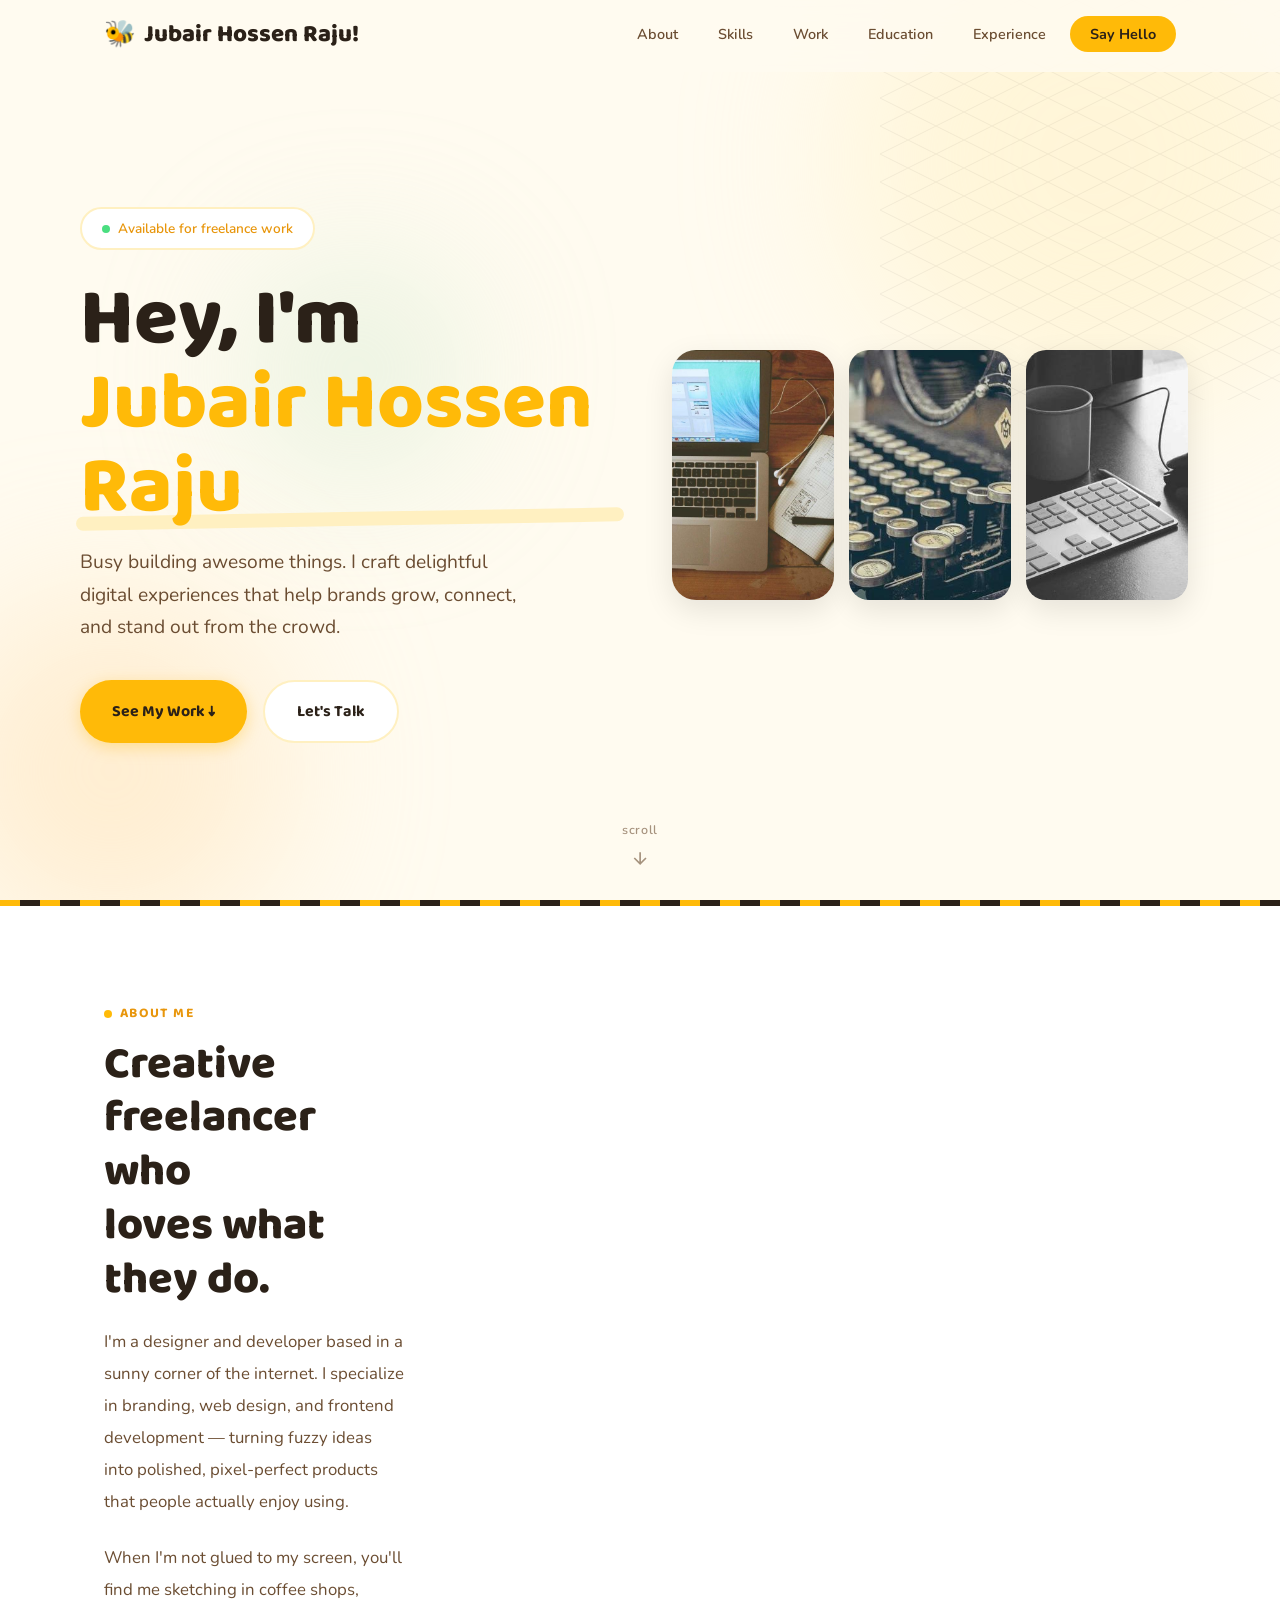
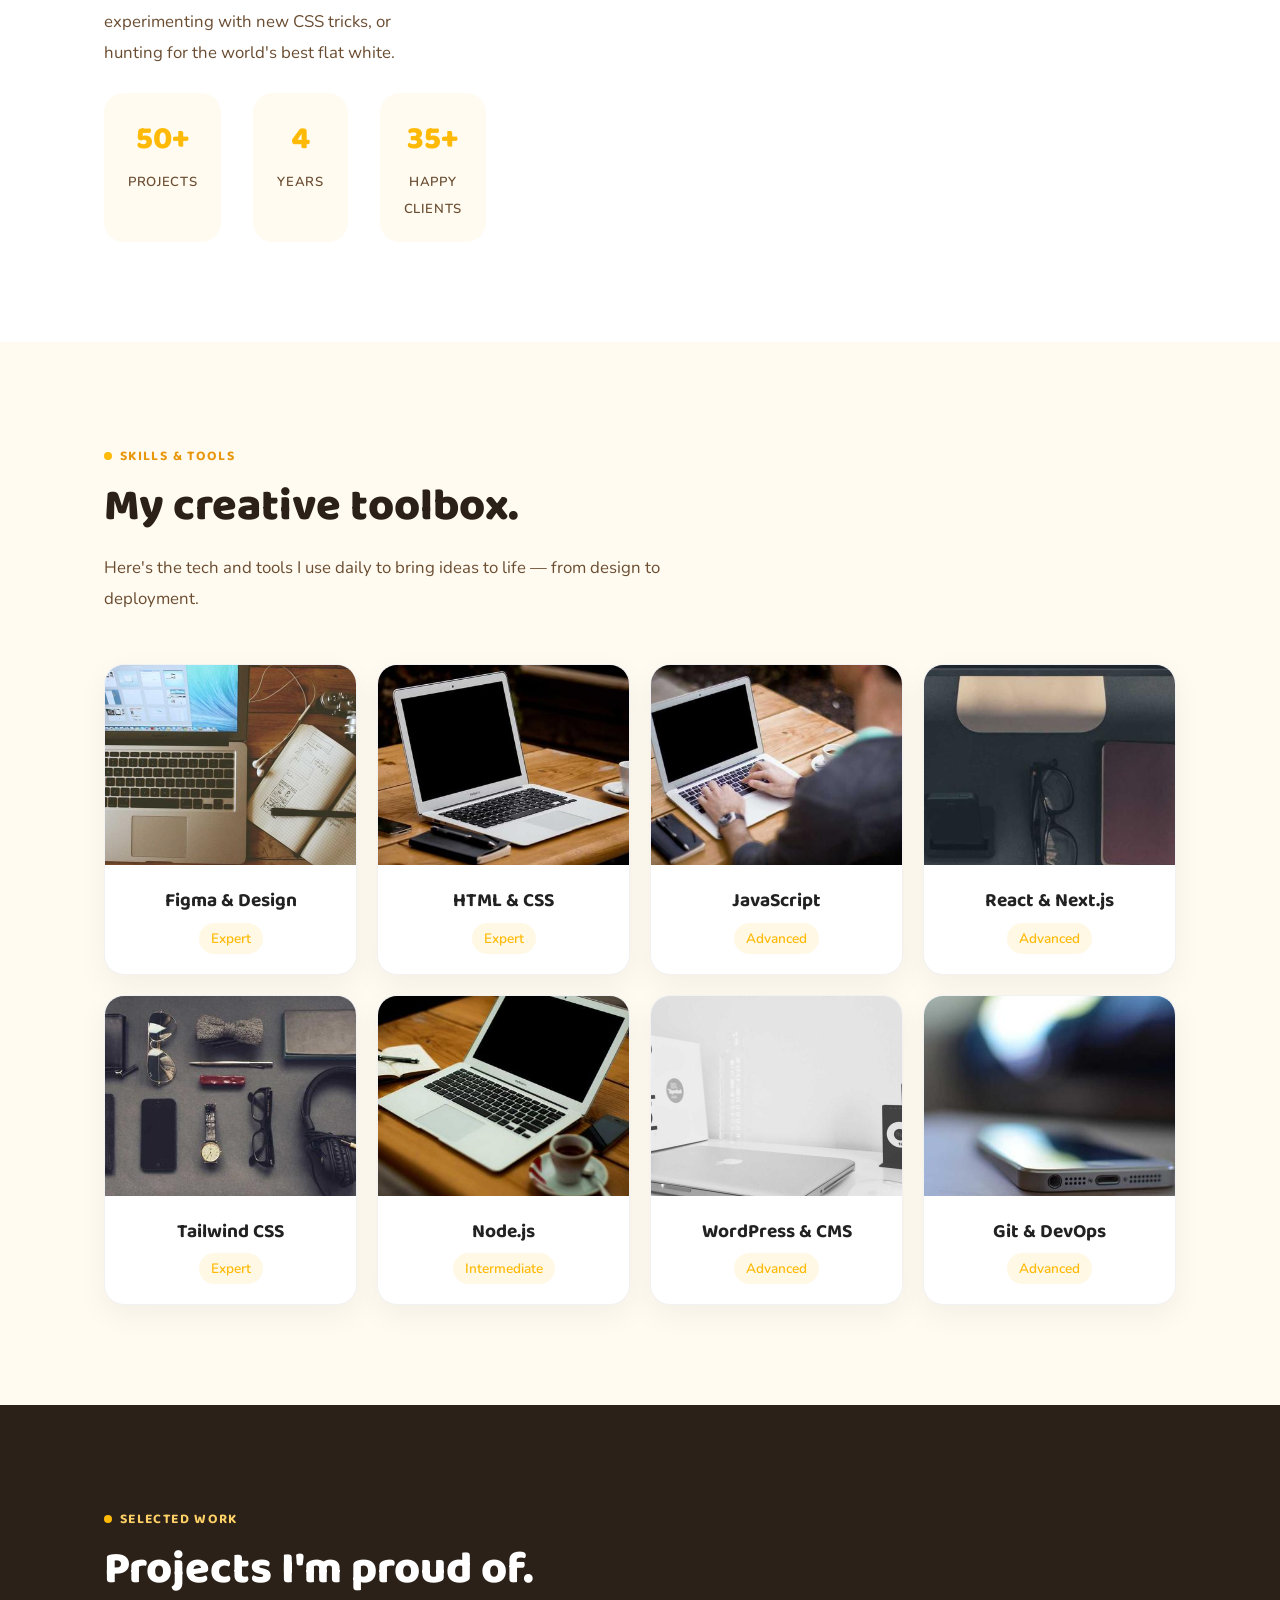
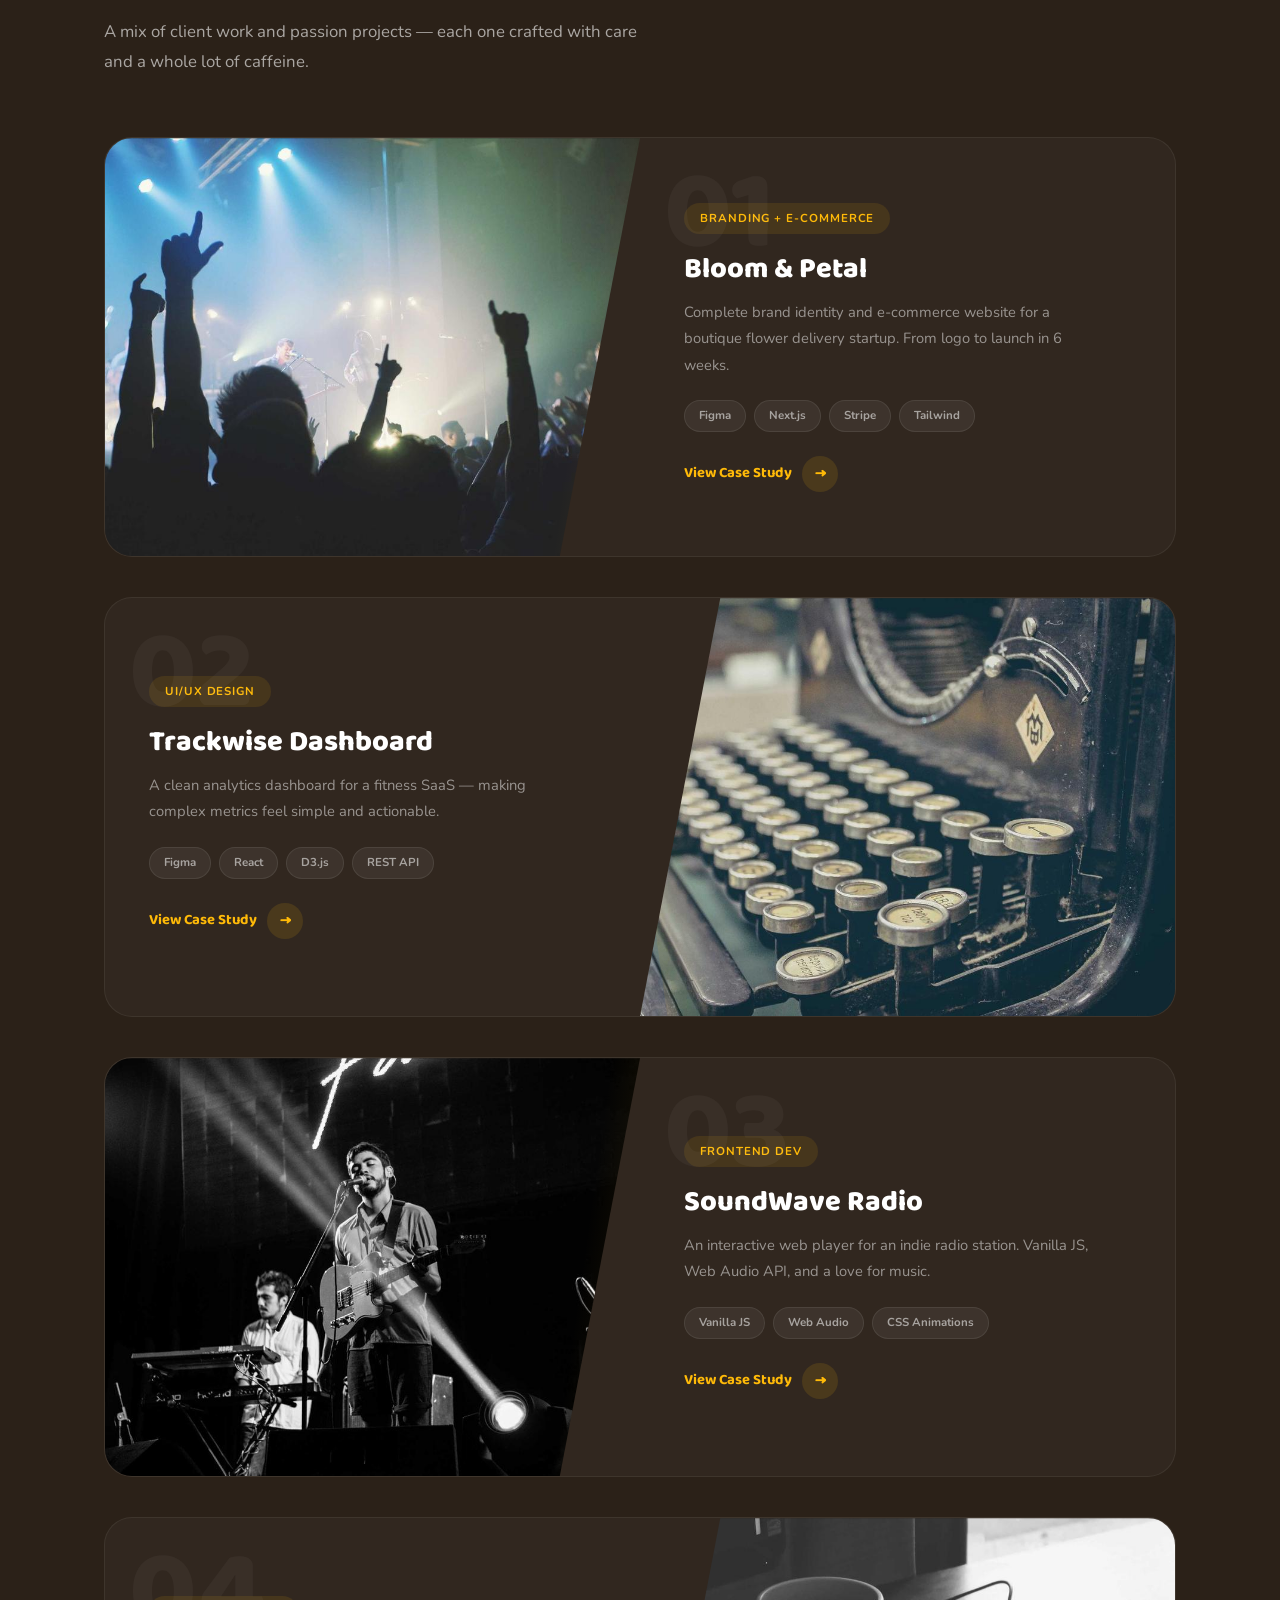
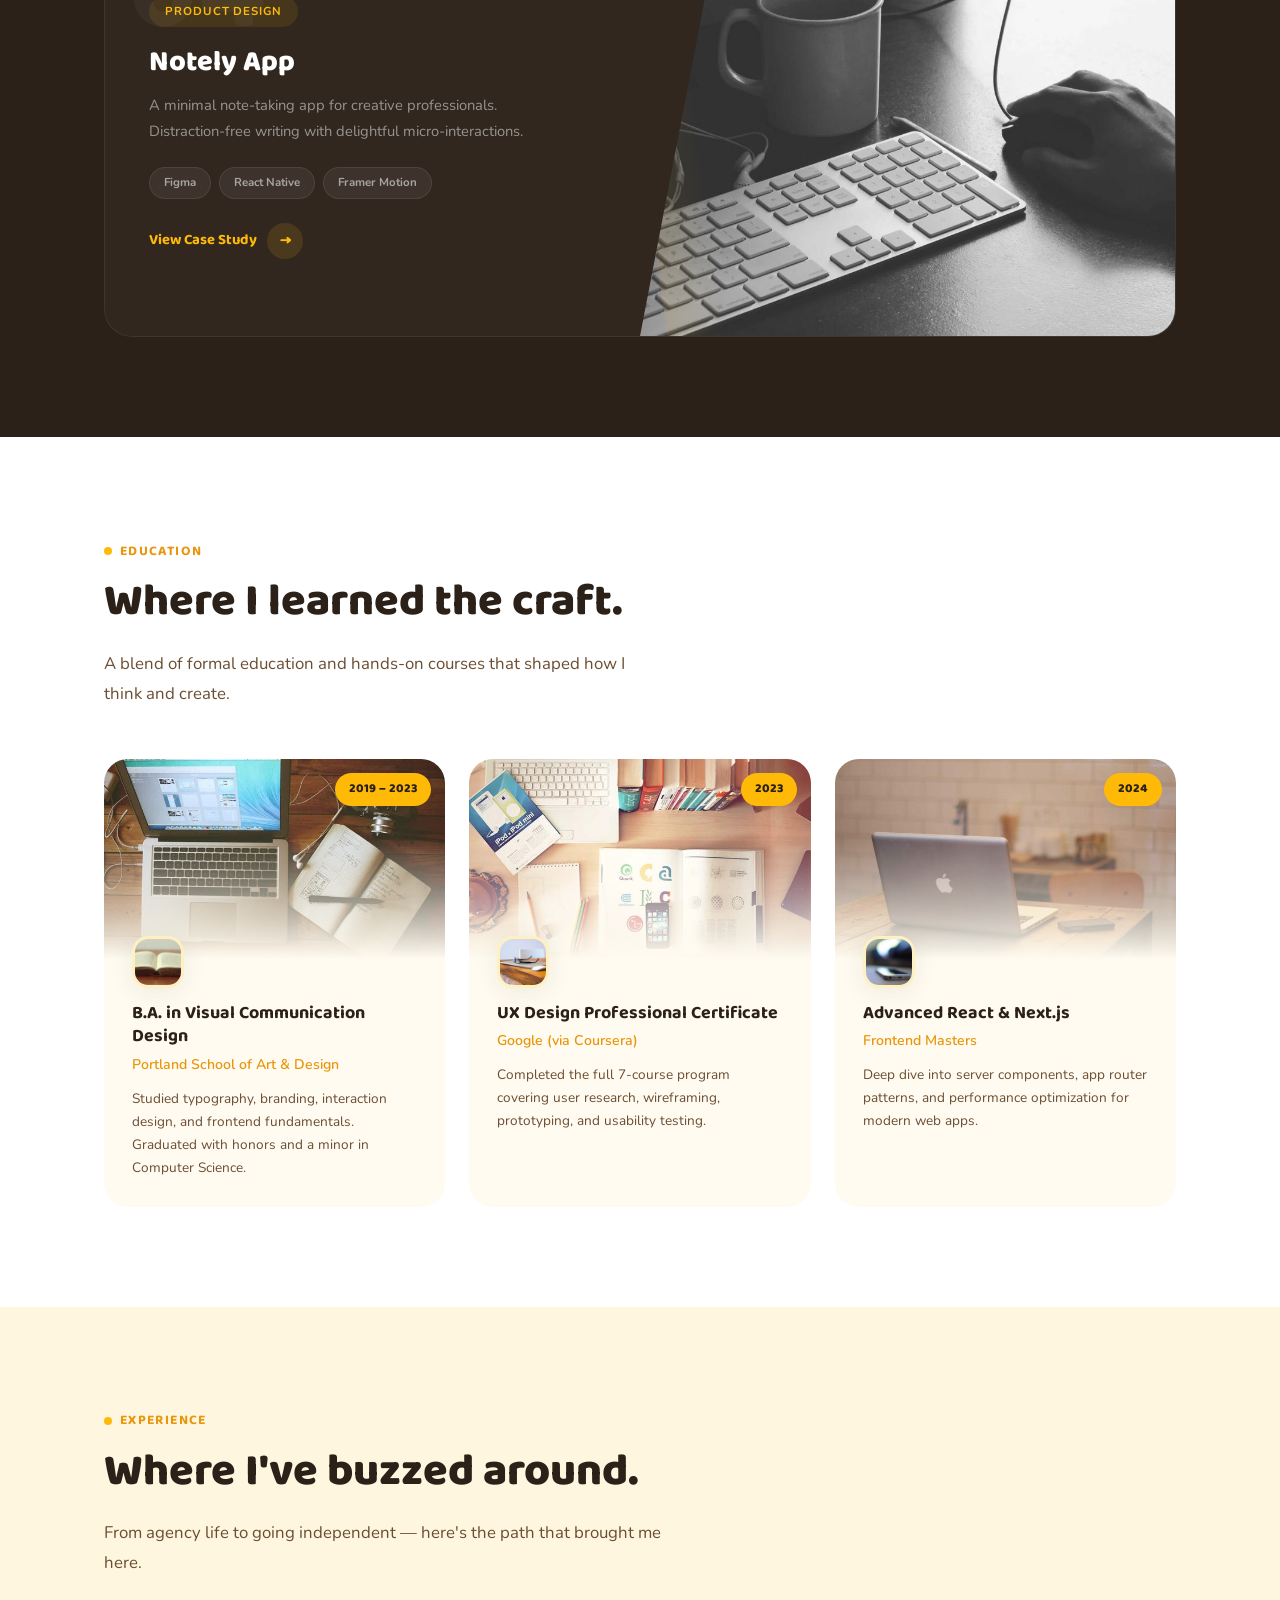
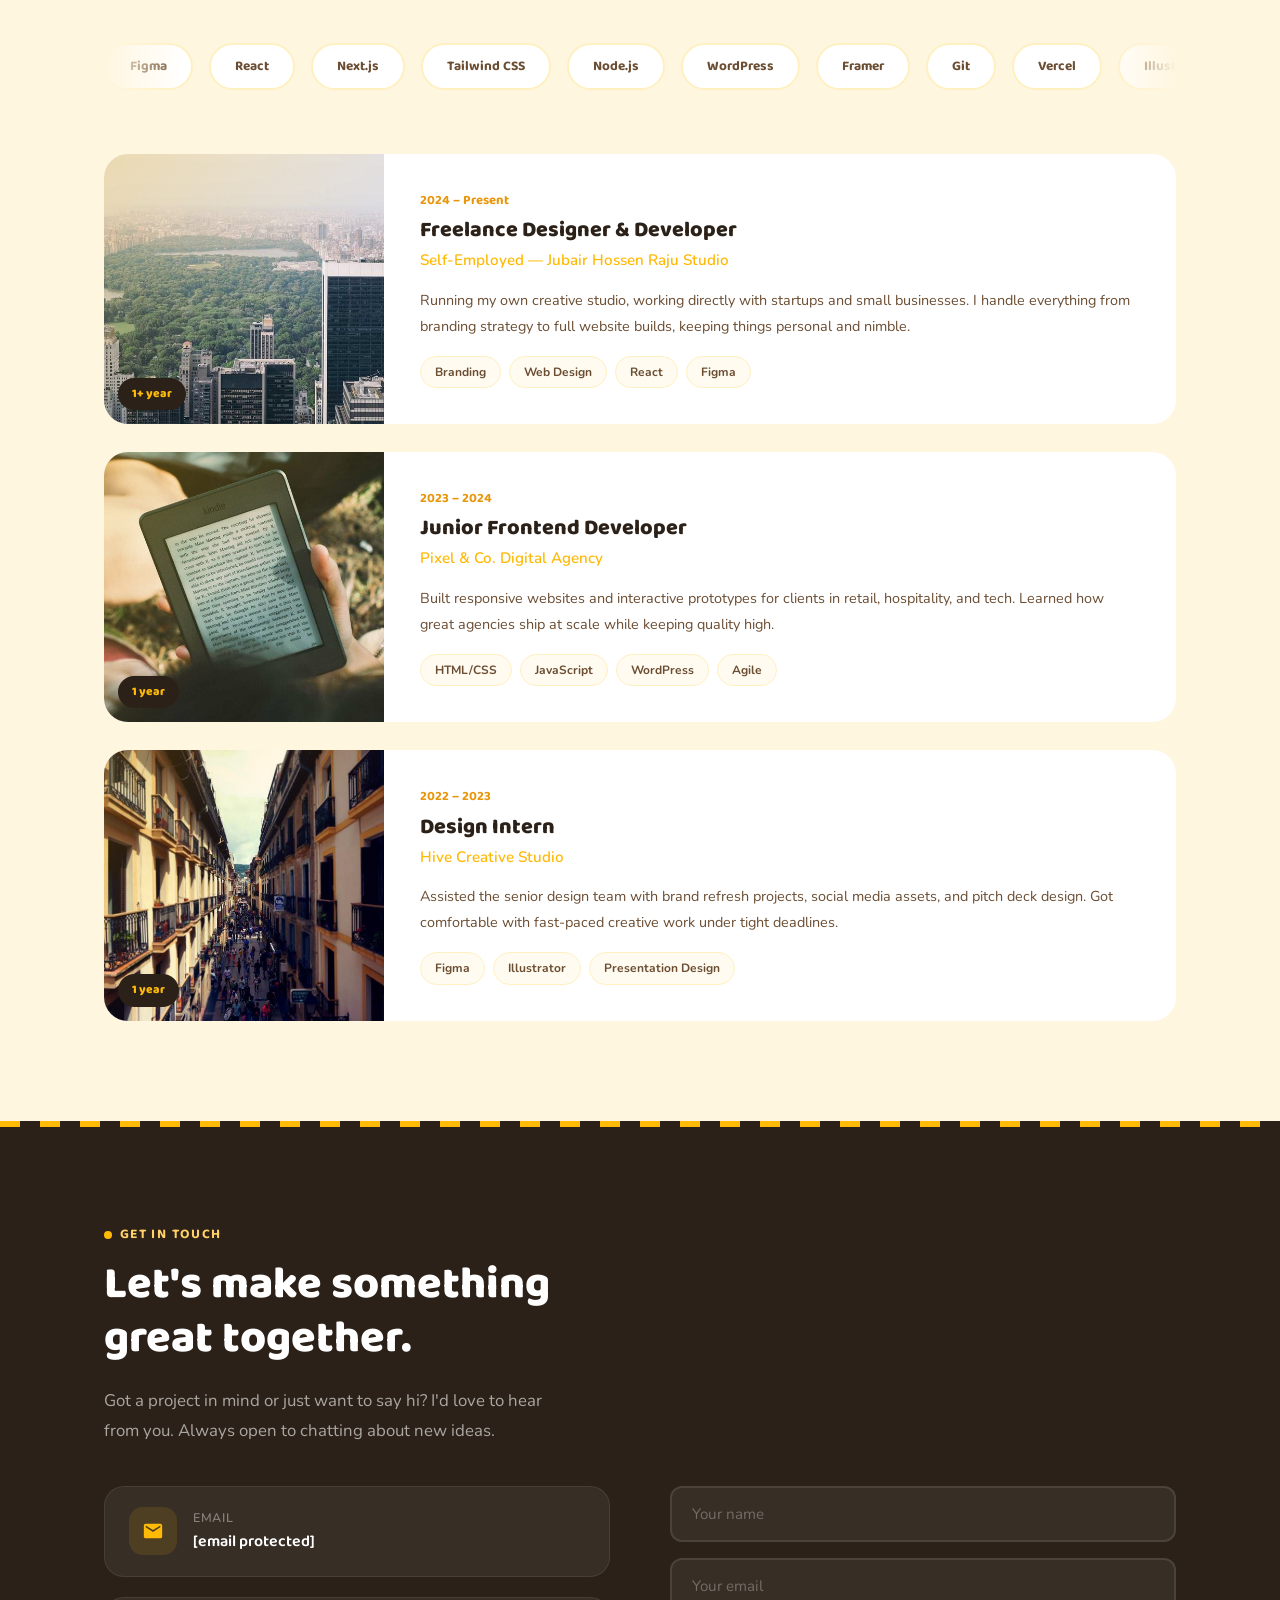
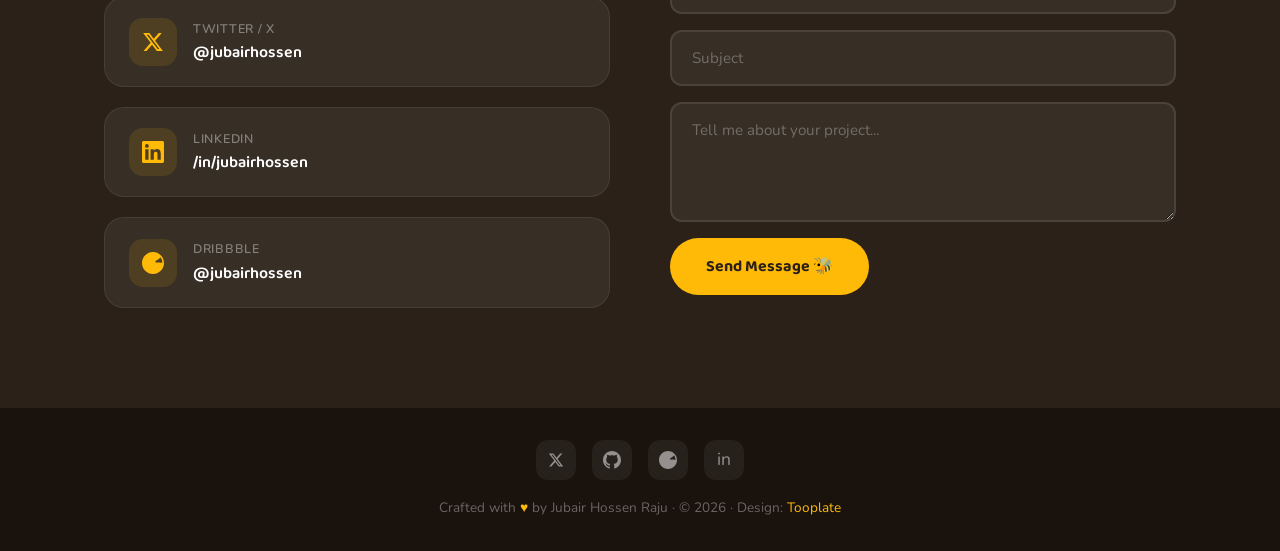
<file: index.html>
<!DOCTYPE html>
<html lang="en">
<head>
  <meta charset="UTF-8">
  <meta name="viewport" content="width=device-width, initial-scale=1.0">
  <meta name="description" content="Jubair Hossen Raju — Freelance creative & developer. Busy building awesome things.">
  <meta name="author" content="Jubair Hossen Raju">
  <meta name="theme-color" content="#FFBA08">
  <link rel="icon" href="data:image/svg+xml,<svg xmlns='http://www.w3.org/2000/svg' viewBox='0 0 100 100'><text y='.9em' font-size='90'>🐝</text></svg>">
  <title>Jubair Hossen Raju — Busy Building Awesome Things</title>
  <link rel="preconnect" href="https://fonts.googleapis.com">
  <link rel="preconnect" href="https://fonts.gstatic.com" crossorigin>
  <link href="https://fonts.googleapis.com/css2?family=Baloo+2:wght@400;500;600;700;800&family=Nunito:wght@400;500;600;700&display=swap" rel="stylesheet">
  <link rel="stylesheet" href="tooplate-2169-hustle-bee.css">
</head>
<body>

  <!-- NAV -->
  <nav class="nav" id="nav">
    <div class="nav-inner">
      <a href="#hero" class="nav-logo"><span class="bee-icon">🐝</span> Jubair Hossen Raju!</a>
      <ul class="nav-links" id="navLinks">
        <li><a href="#about">About</a></li>
        <li><a href="#skills">Skills</a></li>
        <li><a href="#projects">Work</a></li>
        <li><a href="#education">Education</a></li>
        <li><a href="#experience">Experience</a></li>
        <li><a href="#contact" class="nav-cta">Say Hello</a></li>
      </ul>
      <button class="nav-toggle" id="navToggle" aria-label="Menu"><span></span></button>
    </div>
  </nav>

  <!-- HERO -->
  <section class="hero" id="hero">
    <div class="hero-bg">
      <div class="hero-blob hero-blob-1"></div>
      <div class="hero-blob hero-blob-2"></div>
      <div class="hero-blob hero-blob-3"></div>
      <div class="hero-honeycomb"></div>
    </div>
    <div class="container hero-content">
      <div class="hero-text">
        <div class="hero-badge"><span class="status-dot"></span> Available for freelance work</div>
        <h1 class="hero-name">Hey, I'm<br><span class="highlight">Jubair Hossen Raju</span></h1>
        <p class="hero-tagline">Busy building awesome things. I craft delightful digital experiences that help brands grow, connect, and stand out from the crowd.</p>
        <div class="hero-actions">
          <a href="#projects" class="btn btn-primary">See My Work ↓</a>
          <a href="#contact" class="btn btn-secondary">Let's Talk</a>
        </div>
      </div>
      <div class="hero-visual">
        <div class="hero-img-card">
          <img src="images/design-work.jpg" alt="Design work">
        </div>
        <div class="hero-img-card">
          <img src="images/dashboard-project.jpg" alt="Dashboard project">
        </div>
        <div class="hero-img-card">
          <img src="images/app-design.jpg" alt="App design">
        </div>
        <span class="hero-floating-bee">🐝</span>
        <span class="hero-visual-sticker">50+ Projects Shipped 🚀</span>
      </div>
    </div>
    <div class="scroll-hint">scroll<svg viewBox="0 0 24 24" fill="none" stroke="currentColor" stroke-width="2"><path d="M12 5v14M19 12l-7 7-7-7"/></svg></div>
  </section>

  <!-- ABOUT -->
  <section class="about" id="about">
    <div class="container">
      <div class="about-grid">
        <!-- Photo removed -->
        <div class="about-text reveal reveal-delay-1" style="max-width: 100%;">
          <span class="section-label"><span class="dot"></span> About Me</span>
          <h2 class="section-title">Creative freelancer who<br>loves what they do.</h2>
          <p>I'm a designer and developer based in a sunny corner of the internet. I specialize in branding, web design, and frontend development — turning fuzzy ideas into polished, pixel-perfect products that people actually enjoy using.</p>
          <p>When I'm not glued to my screen, you'll find me sketching in coffee shops, experimenting with new CSS tricks, or hunting for the world's best flat white.</p>
          <div class="about-stats">
            <div class="stat-item"><span class="stat-number">50+</span><span class="stat-label">Projects</span></div>
            <div class="stat-item"><span class="stat-number">4</span><span class="stat-label">Years</span></div>
            <div class="stat-item"><span class="stat-number">35+</span><span class="stat-label">Happy Clients</span></div>
          </div>
        </div>
      </div>
    </div>
  </section>

  <!-- SKILLS — COMBINED GRID -->
  <section class="skills" id="skills">
    <div class="container">
      <div class="skills-header reveal">
        <span class="section-label"><span class="dot"></span> Skills & Tools</span>
        <h2 class="section-title">My creative toolbox.</h2>
        <p class="section-desc">Here's the tech and tools I use daily to bring ideas to life — from design to deployment.</p>
      </div>
      
      <div class="skills-combined-grid">
        <div class="skill-card reveal">
          <img class="skill-img" src="images/design-workspace.jpg" alt="Figma">
          <div class="skill-info">
            <span class="skill-name">Figma & Design</span>
            <span class="skill-level">Expert</span>
          </div>
        </div>
        <div class="skill-card reveal reveal-delay-1">
          <img class="skill-img" src="images/code-on-screen.jpg" alt="HTML & CSS">
          <div class="skill-info">
            <span class="skill-name">HTML & CSS</span>
            <span class="skill-level">Expert</span>
          </div>
        </div>
        <div class="skill-card reveal reveal-delay-2">
          <img class="skill-img" src="images/javascript.jpg" alt="JavaScript">
          <div class="skill-info">
            <span class="skill-name">JavaScript</span>
            <span class="skill-level">Advanced</span>
          </div>
        </div>
        <div class="skill-card reveal">
          <img class="skill-img" src="images/react-development.jpg" alt="React">
          <div class="skill-info">
            <span class="skill-name">React & Next.js</span>
            <span class="skill-level">Advanced</span>
          </div>
        </div>
        <div class="skill-card reveal reveal-delay-1">
          <img class="skill-img" src="images/tailwind-css.jpg" alt="Tailwind">
          <div class="skill-info">
            <span class="skill-name">Tailwind CSS</span>
            <span class="skill-level">Expert</span>
          </div>
        </div>
        <div class="skill-card reveal reveal-delay-2">
          <img class="skill-img" src="images/backend-code.jpg" alt="Node.js">
          <div class="skill-info">
            <span class="skill-name">Node.js</span>
            <span class="skill-level">Intermediate</span>
          </div>
        </div>
        <div class="skill-card reveal">
          <img class="skill-img" src="images/wordpress-themes.jpg" alt="WordPress">
          <div class="skill-info">
            <span class="skill-name">WordPress & CMS</span>
            <span class="skill-level">Advanced</span>
          </div>
        </div>
        <div class="skill-card reveal reveal-delay-1">
          <img class="skill-img" src="images/version-control.jpg" alt="Git">
          <div class="skill-info">
            <span class="skill-name">Git & DevOps</span>
            <span class="skill-level">Advanced</span>
          </div>
        </div>
      </div>
    </div>
  </section>

  <!-- PROJECTS — DIAGONAL SPLIT -->
  <section class="projects" id="projects">
    <div class="container">
      <div class="reveal">
        <span class="section-label"><span class="dot"></span> Selected Work</span>
        <h2 class="section-title">Projects I'm proud of.</h2>
        <p class="section-desc">A mix of client work and passion projects — each one crafted with care and a whole lot of caffeine.</p>
      </div>

      <div class="projects-list">
        <!-- Card 1 -->
        <div class="project-card reveal">
          <div class="project-card-img">
            <img src="images/bloom-petal-project.jpg" alt="Bloom & Petal project">
          </div>
          <div class="project-info">
            <span class="project-number">01</span>
            <span class="project-tag">Branding + E-Commerce</span>
            <h3 class="project-title">Bloom & Petal</h3>
            <p class="project-desc">Complete brand identity and e-commerce website for a boutique flower delivery startup. From logo to launch in 6 weeks.</p>
            <div class="project-stack">
              <span class="project-stack-pill">Figma</span>
              <span class="project-stack-pill">Next.js</span>
              <span class="project-stack-pill">Stripe</span>
              <span class="project-stack-pill">Tailwind</span>
            </div>
            <a href="#" class="project-link">View Case Study <span class="project-link-arrow">→</span></a>
          </div>
        </div>

        <!-- Card 2 -->
        <div class="project-card reveal">
          <div class="project-card-img">
            <img src="images/trackwise-dashboard.jpg" alt="Trackwise Dashboard">
          </div>
          <div class="project-info">
            <span class="project-number">02</span>
            <span class="project-tag">UI/UX Design</span>
            <h3 class="project-title">Trackwise Dashboard</h3>
            <p class="project-desc">A clean analytics dashboard for a fitness SaaS — making complex metrics feel simple and actionable.</p>
            <div class="project-stack">
              <span class="project-stack-pill">Figma</span>
              <span class="project-stack-pill">React</span>
              <span class="project-stack-pill">D3.js</span>
              <span class="project-stack-pill">REST API</span>
            </div>
            <a href="#" class="project-link">View Case Study <span class="project-link-arrow">→</span></a>
          </div>
        </div>

        <!-- Card 3 -->
        <div class="project-card reveal">
          <div class="project-card-img">
            <img src="images/soundwave-radio.jpg" alt="SoundWave Radio">
          </div>
          <div class="project-info">
            <span class="project-number">03</span>
            <span class="project-tag">Frontend Dev</span>
            <h3 class="project-title">SoundWave Radio</h3>
            <p class="project-desc">An interactive web player for an indie radio station. Vanilla JS, Web Audio API, and a love for music.</p>
            <div class="project-stack">
              <span class="project-stack-pill">Vanilla JS</span>
              <span class="project-stack-pill">Web Audio</span>
              <span class="project-stack-pill">CSS Animations</span>
            </div>
            <a href="#" class="project-link">View Case Study <span class="project-link-arrow">→</span></a>
          </div>
        </div>

        <!-- Card 4 -->
        <div class="project-card reveal">
          <div class="project-card-img">
            <img src="images/notely-app.jpg" alt="Notely App">
          </div>
          <div class="project-info">
            <span class="project-number">04</span>
            <span class="project-tag">Product Design</span>
            <h3 class="project-title">Notely App</h3>
            <p class="project-desc">A minimal note-taking app for creative professionals. Distraction-free writing with delightful micro-interactions.</p>
            <div class="project-stack">
              <span class="project-stack-pill">Figma</span>
              <span class="project-stack-pill">React Native</span>
              <span class="project-stack-pill">Framer Motion</span>
            </div>
            <a href="#" class="project-link">View Case Study <span class="project-link-arrow">→</span></a>
          </div>
        </div>
      </div>
    </div>
  </section>

  <!-- EDUCATION -->
  <section class="education" id="education">
    <div class="container">
      <div class="reveal">
        <span class="section-label"><span class="dot"></span> Education</span>
        <h2 class="section-title">Where I learned the craft.</h2>
        <p class="section-desc">A blend of formal education and hands-on courses that shaped how I think and create.</p>
      </div>
      <div class="edu-cards">
        <div class="edu-card reveal">
          <div class="edu-card-img">
            <img src="images/campus.jpg" alt="Campus">
            <span class="edu-card-year">2019 – 2023</span>
          </div>
          <div class="edu-card-body">
            <div class="edu-card-icon"><img src="images/icon-3.jpg" alt="icon"></div>
            <h3 class="edu-card-title">B.A. in Visual Communication Design</h3>
            <p class="edu-card-place">Portland School of Art & Design</p>
            <p class="edu-card-desc">Studied typography, branding, interaction design, and frontend fundamentals. Graduated with honors and a minor in Computer Science.</p>
          </div>
        </div>
        <div class="edu-card reveal reveal-delay-1">
          <div class="edu-card-img">
            <img src="images/online-learning.jpg" alt="Online learning">
            <span class="edu-card-year">2023</span>
          </div>
          <div class="edu-card-body">
            <div class="edu-card-icon"><img src="images/icon-2.jpg" alt="icon"></div>
            <h3 class="edu-card-title">UX Design Professional Certificate</h3>
            <p class="edu-card-place">Google (via Coursera)</p>
            <p class="edu-card-desc">Completed the full 7-course program covering user research, wireframing, prototyping, and usability testing.</p>
          </div>
        </div>
        <div class="edu-card reveal reveal-delay-2">
          <div class="edu-card-img">
            <img src="images/coding-bootcamp.jpg" alt="Coding bootcamp">
            <span class="edu-card-year">2024</span>
          </div>
          <div class="edu-card-body">
            <div class="edu-card-icon"><img src="images/icon.jpg" alt="icon"></div>
            <h3 class="edu-card-title">Advanced React & Next.js</h3>
            <p class="edu-card-place">Frontend Masters</p>
            <p class="edu-card-desc">Deep dive into server components, app router patterns, and performance optimization for modern web apps.</p>
          </div>
        </div>
      </div>
    </div>
  </section>

  <!-- EXPERIENCE -->
  <section class="experience" id="experience">
    <div class="container">
      <div class="reveal">
        <span class="section-label"><span class="dot"></span> Experience</span>
        <h2 class="section-title">Where I've buzzed around.</h2>
        <p class="section-desc">From agency life to going independent — here's the path that brought me here.</p>
      </div>
      <div class="exp-marquee">
        <div class="exp-marquee-track">
          <span class="exp-marquee-item">Figma</span><span class="exp-marquee-item">React</span>
          <span class="exp-marquee-item">Next.js</span><span class="exp-marquee-item">Tailwind CSS</span>
          <span class="exp-marquee-item">Node.js</span><span class="exp-marquee-item">WordPress</span>
          <span class="exp-marquee-item">Framer</span><span class="exp-marquee-item">Git</span>
          <span class="exp-marquee-item">Vercel</span><span class="exp-marquee-item">Illustrator</span>
          <span class="exp-marquee-item">After Effects</span><span class="exp-marquee-item">Webflow</span>
          <span class="exp-marquee-item">Figma</span><span class="exp-marquee-item">React</span>
          <span class="exp-marquee-item">Next.js</span><span class="exp-marquee-item">Tailwind CSS</span>
          <span class="exp-marquee-item">Node.js</span><span class="exp-marquee-item">WordPress</span>
          <span class="exp-marquee-item">Framer</span><span class="exp-marquee-item">Git</span>
          <span class="exp-marquee-item">Vercel</span><span class="exp-marquee-item">Illustrator</span>
          <span class="exp-marquee-item">After Effects</span><span class="exp-marquee-item">Webflow</span>
        </div>
      </div>
      <div class="exp-grid">
        <div class="exp-card reveal">
          <div class="exp-card-img">
            <img src="images/creative-workspace.jpg" alt="Creative workspace">
            <span class="exp-card-duration">1+ year</span>
          </div>
          <div class="exp-card-body">
            <span class="exp-card-period">2024 – Present</span>
            <h3 class="exp-card-role">Freelance Designer & Developer</h3>
            <p class="exp-card-company">Self-Employed — Jubair Hossen Raju Studio</p>
            <p class="exp-card-desc">Running my own creative studio, working directly with startups and small businesses. I handle everything from branding strategy to full website builds, keeping things personal and nimble.</p>
            <div class="exp-tags">
              <span class="exp-tag">Branding</span><span class="exp-tag">Web Design</span>
              <span class="exp-tag">React</span><span class="exp-tag">Figma</span>
            </div>
          </div>
        </div>
        <div class="exp-card reveal reveal-delay-1">
          <div class="exp-card-img">
            <img src="images/digital-agency.jpg" alt="Digital agency">
            <span class="exp-card-duration">1 year</span>
          </div>
          <div class="exp-card-body">
            <span class="exp-card-period">2023 – 2024</span>
            <h3 class="exp-card-role">Junior Frontend Developer</h3>
            <p class="exp-card-company">Pixel & Co. Digital Agency</p>
            <p class="exp-card-desc">Built responsive websites and interactive prototypes for clients in retail, hospitality, and tech. Learned how great agencies ship at scale while keeping quality high.</p>
            <div class="exp-tags">
              <span class="exp-tag">HTML/CSS</span><span class="exp-tag">JavaScript</span>
              <span class="exp-tag">WordPress</span><span class="exp-tag">Agile</span>
            </div>
          </div>
        </div>
        <div class="exp-card reveal reveal-delay-2">
          <div class="exp-card-img">
            <img src="images/creative-studio.jpg" alt="Creative studio">
            <span class="exp-card-duration">1 year</span>
          </div>
          <div class="exp-card-body">
            <span class="exp-card-period">2022 – 2023</span>
            <h3 class="exp-card-role">Design Intern</h3>
            <p class="exp-card-company">Hive Creative Studio</p>
            <p class="exp-card-desc">Assisted the senior design team with brand refresh projects, social media assets, and pitch deck design. Got comfortable with fast-paced creative work under tight deadlines.</p>
            <div class="exp-tags">
              <span class="exp-tag">Figma</span><span class="exp-tag">Illustrator</span>
              <span class="exp-tag">Presentation Design</span>
            </div>
          </div>
        </div>
      </div>
    </div>
  </section>

  <!-- CONTACT -->
  <section class="contact" id="contact">
    <div class="container">
      <div class="reveal">
        <span class="section-label"><span class="dot"></span> Get In Touch</span>
        <h2 class="section-title">Let's make something<br>great together.</h2>
        <p class="section-desc">Got a project in mind or just want to say hi? I'd love to hear from you. Always open to chatting about new ideas.</p>
      </div>
      <div class="contact-grid">
        <div class="contact-methods reveal reveal-delay-1">
          <a href="/cdn-cgi/l/email-protection#83ebe6efefecc3ebf6f0f7efe6e1e6e6adf0f7f6e7eaec" class="contact-method">
            <div class="contact-method-icon"><svg viewBox="0 0 24 24"><path d="M20 4H4c-1.1 0-2 .9-2 2v12c0 1.1.9 2 2 2h16c1.1 0 2-.9 2-2V6c0-1.1-.9-2-2-2zm0 4l-8 5-8-5V6l8 5 8-5v2z"/></svg></div>
            <div><div class="contact-method-label">Email</div><div class="contact-method-value"><span class="__cf_email__" data-cfemail="7e161b1212113e160b0d0a121b1c1b1b500d0a0b1a1711">[email&#160;protected]</span></div></div>
          </a>
          <a href="#" class="contact-method">
            <div class="contact-method-icon"><svg viewBox="0 0 24 24"><path d="M18.244 2.25h3.308l-7.227 8.26 8.502 11.24H16.17l-5.214-6.817L4.99 21.75H1.68l7.73-8.835L1.254 2.25H8.08l4.713 6.231zm-1.161 17.52h1.833L7.084 4.126H5.117z"/></svg></div>
            <div><div class="contact-method-label">Twitter / X</div><div class="contact-method-value">@jubairhossen</div></div>
          </a>
          <a href="#" class="contact-method">
            <div class="contact-method-icon"><svg viewBox="0 0 24 24"><path d="M20.447 20.452h-3.554v-5.569c0-1.328-.027-3.037-1.852-3.037-1.853 0-2.136 1.445-2.136 2.939v5.667H9.351V9h3.414v1.561h.046c.477-.9 1.637-1.85 3.37-1.85 3.601 0 4.267 2.37 4.267 5.455v6.286zM5.337 7.433a2.062 2.062 0 01-2.063-2.065 2.064 2.064 0 112.063 2.065zm1.782 13.019H3.555V9h3.564v11.452zM22.225 0H1.771C.792 0 0 .774 0 1.729v20.542C0 23.227.792 24 1.771 24h20.451C23.2 24 24 23.227 24 22.271V1.729C24 .774 23.2 0 22.222 0h.003z"/></svg></div>
            <div><div class="contact-method-label">LinkedIn</div><div class="contact-method-value">/in/jubairhossen</div></div>
          </a>
          <a href="#" class="contact-method">
            <div class="contact-method-icon"><svg viewBox="0 0 24 24"><path d="M12 0C5.375 0 0 5.375 0 12s5.375 12 12 12 12-5.375 12-12S18.625 0 12 0zm7.938 5.563a10.18 10.18 0 012.25 6.375c-.328-.063-3.625-.734-6.938-.313-.063-.156-.125-.281-.188-.438-.187-.437-.375-.875-.593-1.312 3.688-1.5 5.344-3.656 5.469-3.813z"/></svg></div>
            <div><div class="contact-method-label">Dribbble</div><div class="contact-method-value">@jubairhossen</div></div>
          </a>
        </div>
        <div class="contact-form reveal reveal-delay-2">
          <input type="text" placeholder="Your name" required>
          <input type="email" placeholder="Your email" required>
          <input type="text" placeholder="Subject">
          <textarea placeholder="Tell me about your project..."></textarea>
          <!-- Interactive button added -->
          <button type="button" class="btn-submit" onclick="alert('Thank you! Your message has been sent.')">Send Message 🐝</button>
        </div>
      </div>
    </div>
  </section>

  <!-- FOOTER -->
  <footer class="footer">
    <div class="container">
      <div class="footer-socials">
        <a href="#" aria-label="Twitter"><svg width="16" height="16" viewBox="0 0 24 24" fill="currentColor"><path d="M18.244 2.25h3.308l-7.227 8.26 8.502 11.24H16.17l-5.214-6.817L4.99 21.75H1.68l7.73-8.835L1.254 2.25H8.08l4.713 6.231zm-1.161 17.52h1.833L7.084 4.126H5.117z"/></svg></a>
        <a href="#" aria-label="GitHub"><svg width="18" height="18" viewBox="0 0 24 24" fill="currentColor"><path d="M12 0C5.37 0 0 5.37 0 12c0 5.3 3.438 9.8 8.205 11.385.6.113.82-.258.82-.577 0-.285-.01-1.04-.015-2.04-3.338.724-4.042-1.61-4.042-1.61-.546-1.385-1.335-1.755-1.335-1.755-1.087-.744.084-.729.084-.729 1.205.084 1.838 1.236 1.838 1.236 1.07 1.835 2.809 1.305 3.495.998.108-.776.417-1.305.76-1.605-2.665-.3-5.466-1.332-5.466-5.93 0-1.31.465-2.38 1.235-3.22-.135-.303-.54-1.523.105-3.176 0 0 1.005-.322 3.3 1.23.96-.267 1.98-.399 3-.405 1.02.006 2.04.138 3 .405 2.28-1.552 3.285-1.23 3.285-1.23.645 1.653.24 2.873.12 3.176.765.84 1.23 1.91 1.23 3.22 0 4.61-2.805 5.625-5.475 5.92.42.36.81 1.096.81 2.22 0 1.605-.015 2.896-.015 3.286 0 .315.21.69.825.57C20.565 21.795 24 17.295 24 12c0-6.63-5.37-12-12-12"/></svg></a>
        <a href="#" aria-label="Dribbble"><svg width="18" height="18" viewBox="0 0 24 24" fill="currentColor"><path d="M12 0C5.375 0 0 5.375 0 12s5.375 12 12 12 12-5.375 12-12S18.625 0 12 0zm7.938 5.563a10.18 10.18 0 012.25 6.375c-.328-.063-3.625-.734-6.938-.313-.063-.156-.125-.281-.188-.438-.187-.437-.375-.875-.593-1.312 3.688-1.5 5.344-3.656 5.469-3.813z"/></svg></a>
        <a href="#" aria-label="LinkedIn">in</a>
      </div>
      <p class="footer-text">Crafted with <span>♥</span> by Jubair Hossen Raju · © 2026 · Design: <a href="https://www.tooplate.com" target="_blank" rel="noopener" style="color: var(--honey); text-decoration: none;">Tooplate</a></p>
    </div>
  </footer>
    <script src="tooplate-2169-hustle-bee.js"></script>
</body>

</html>
</file>
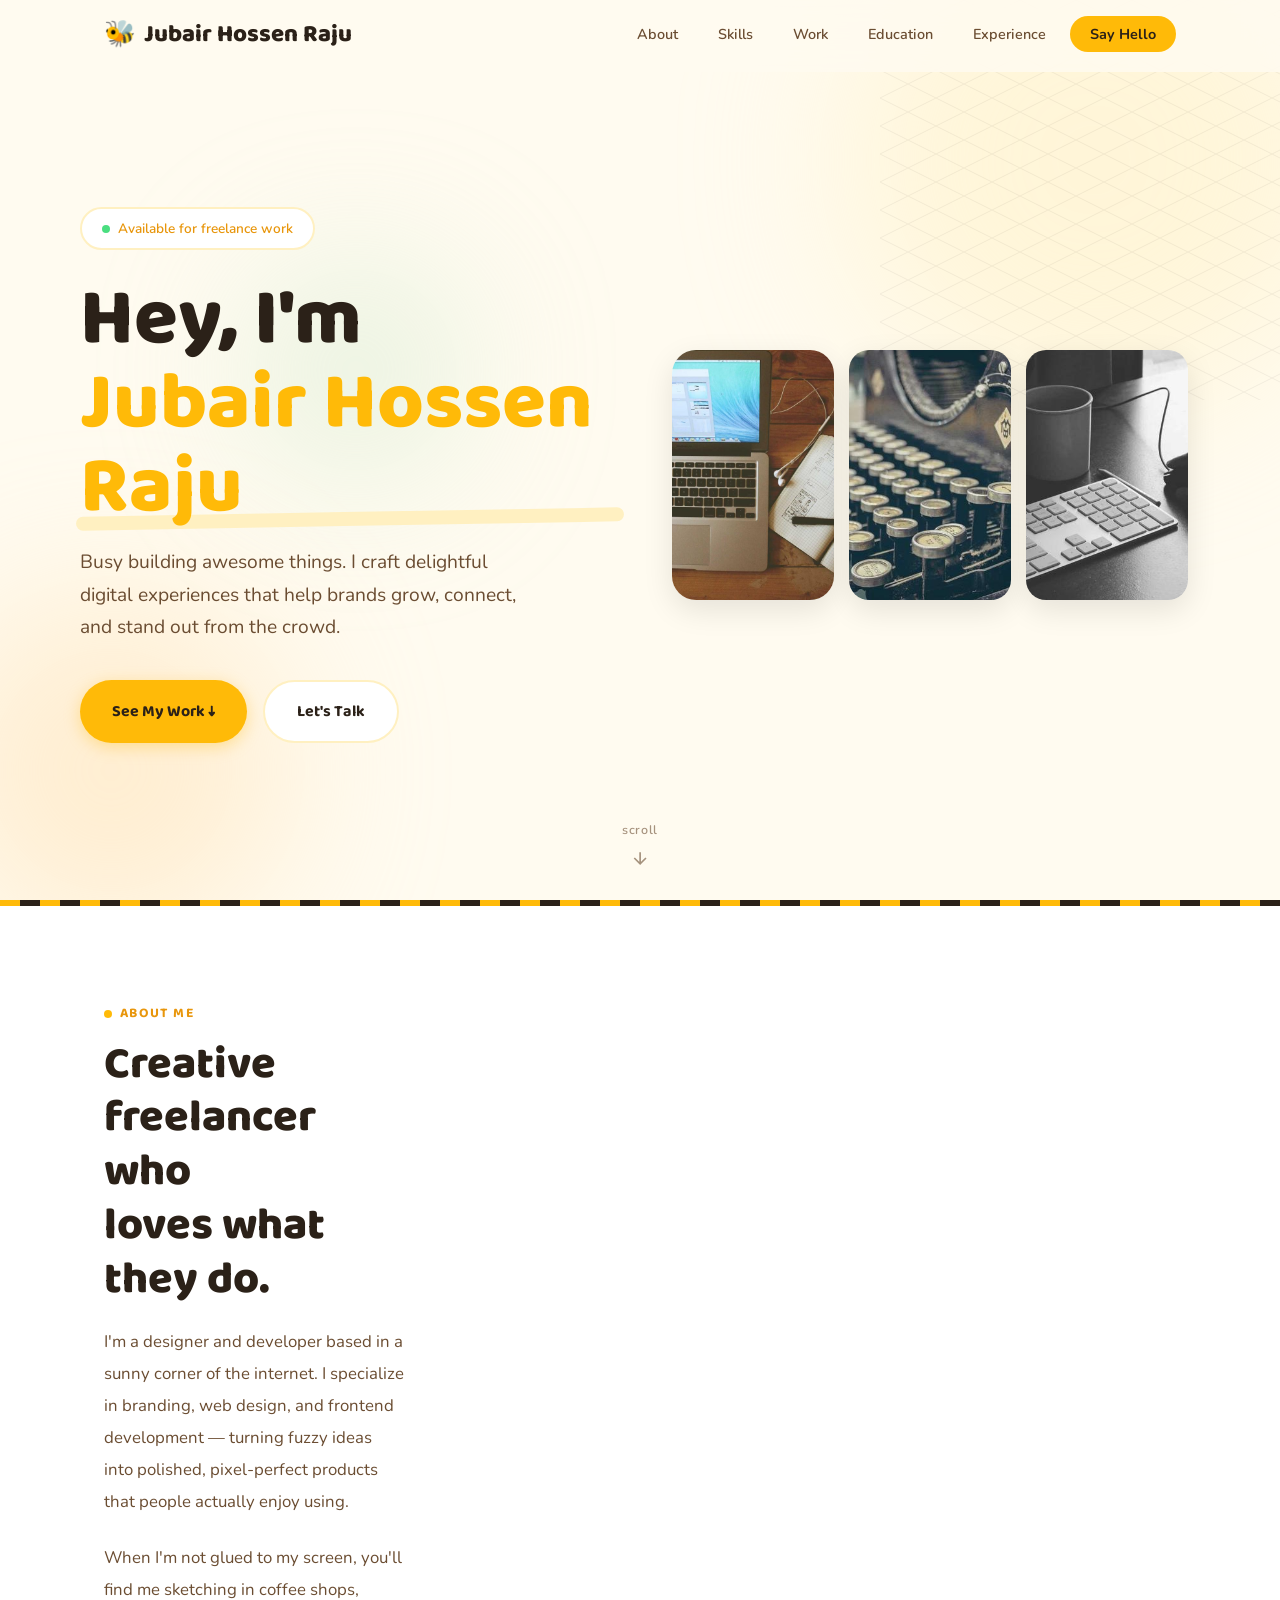
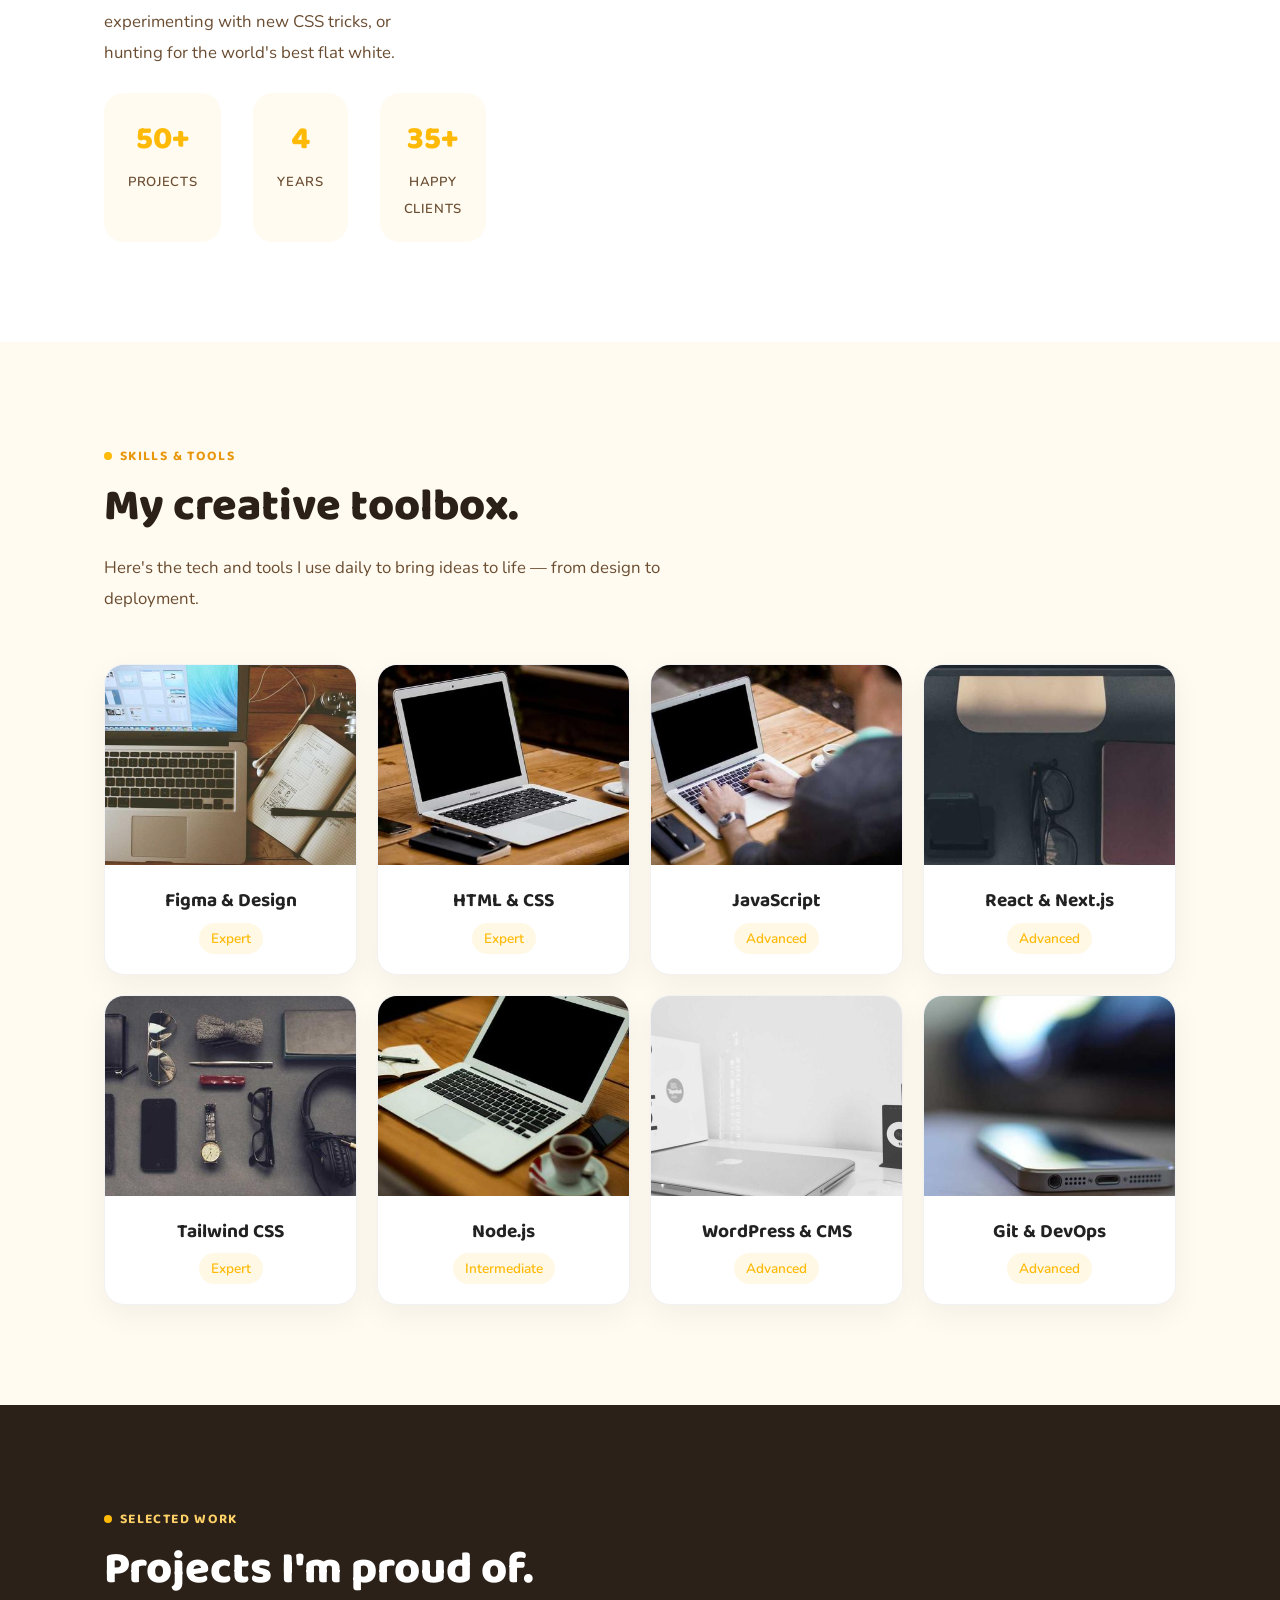
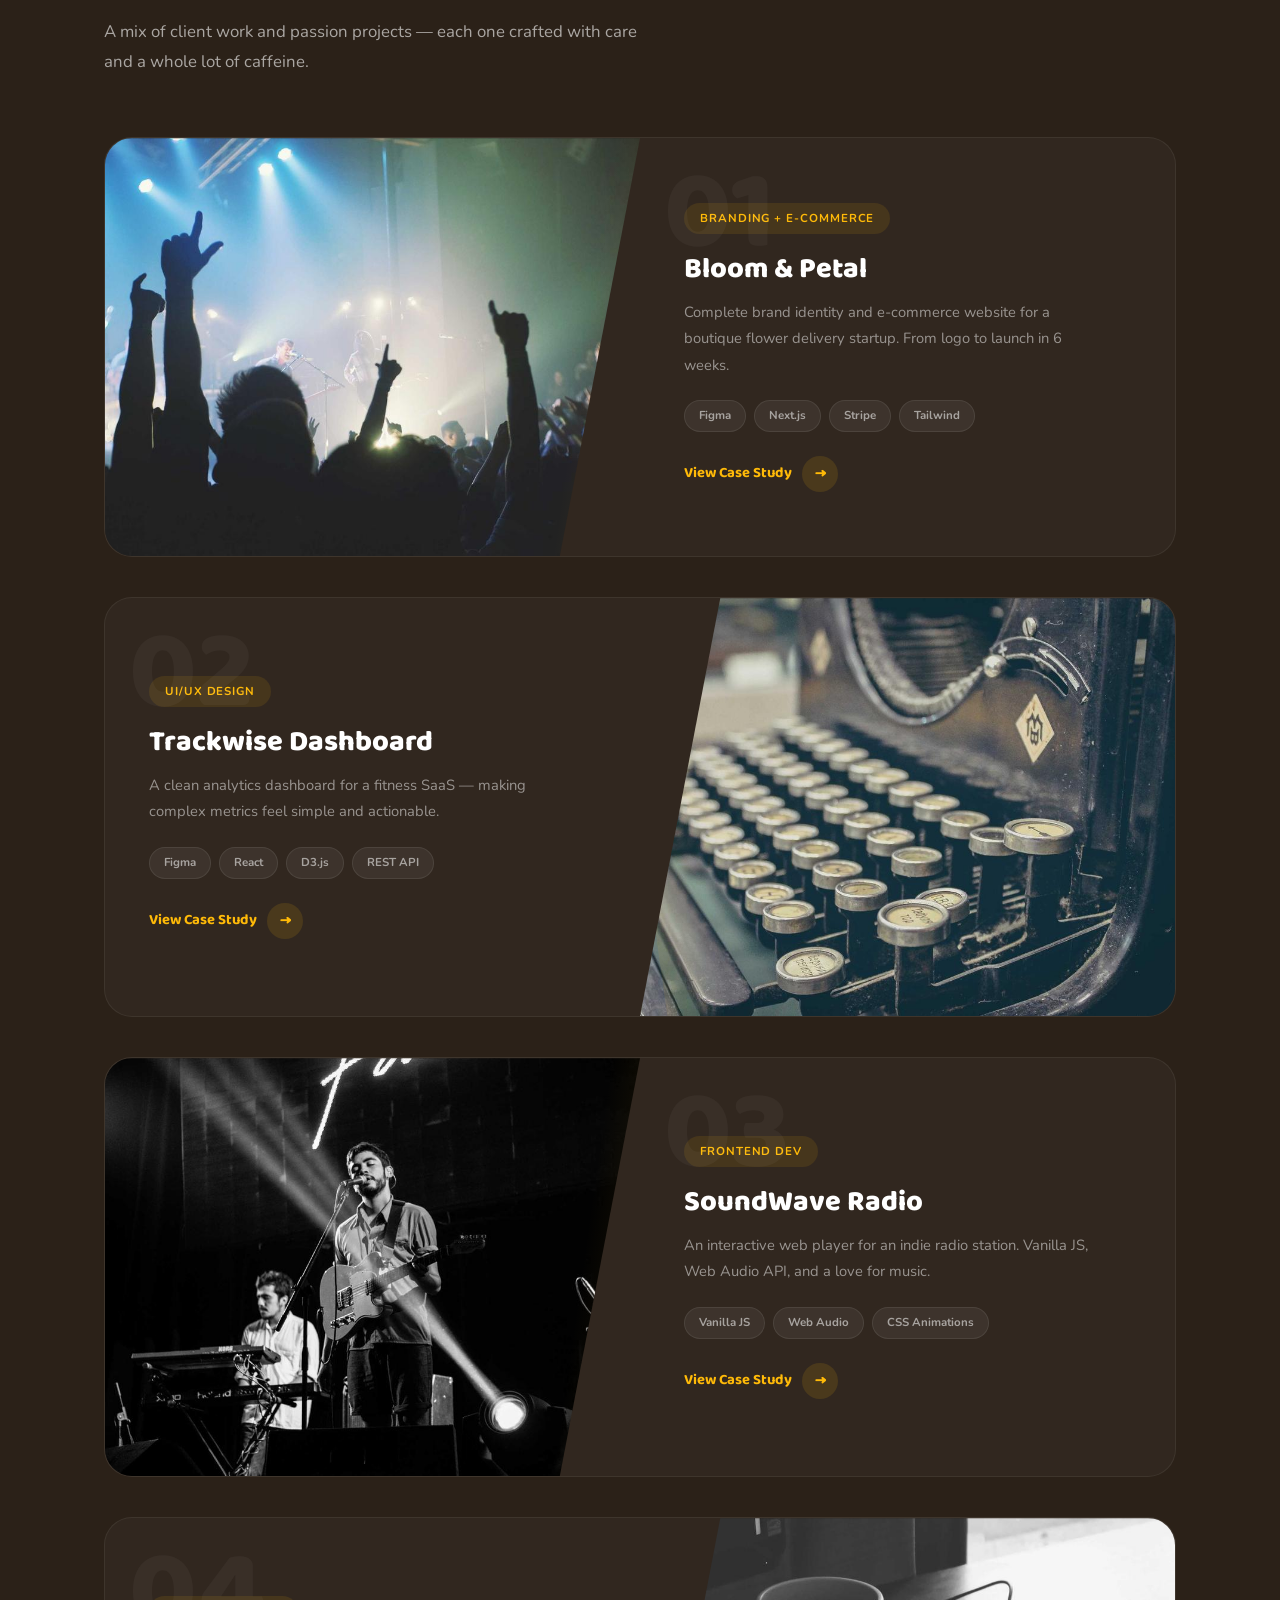
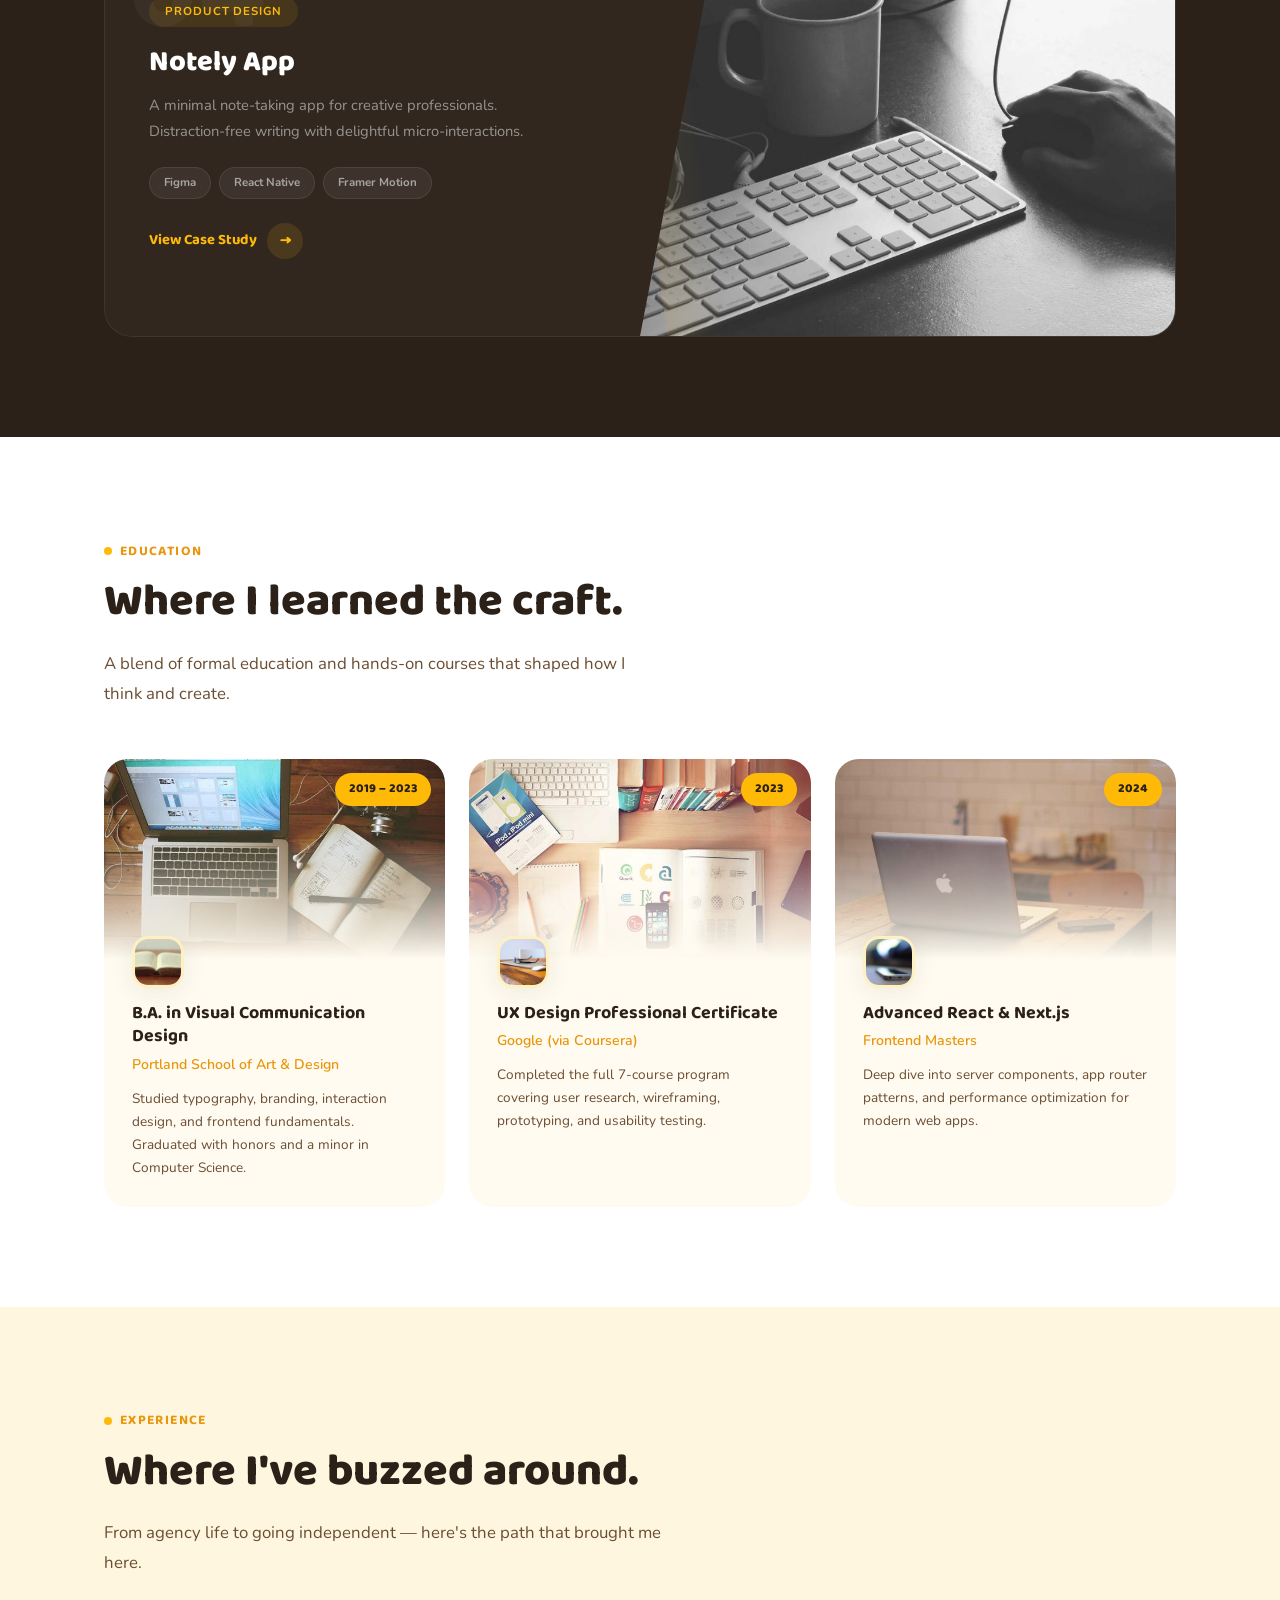
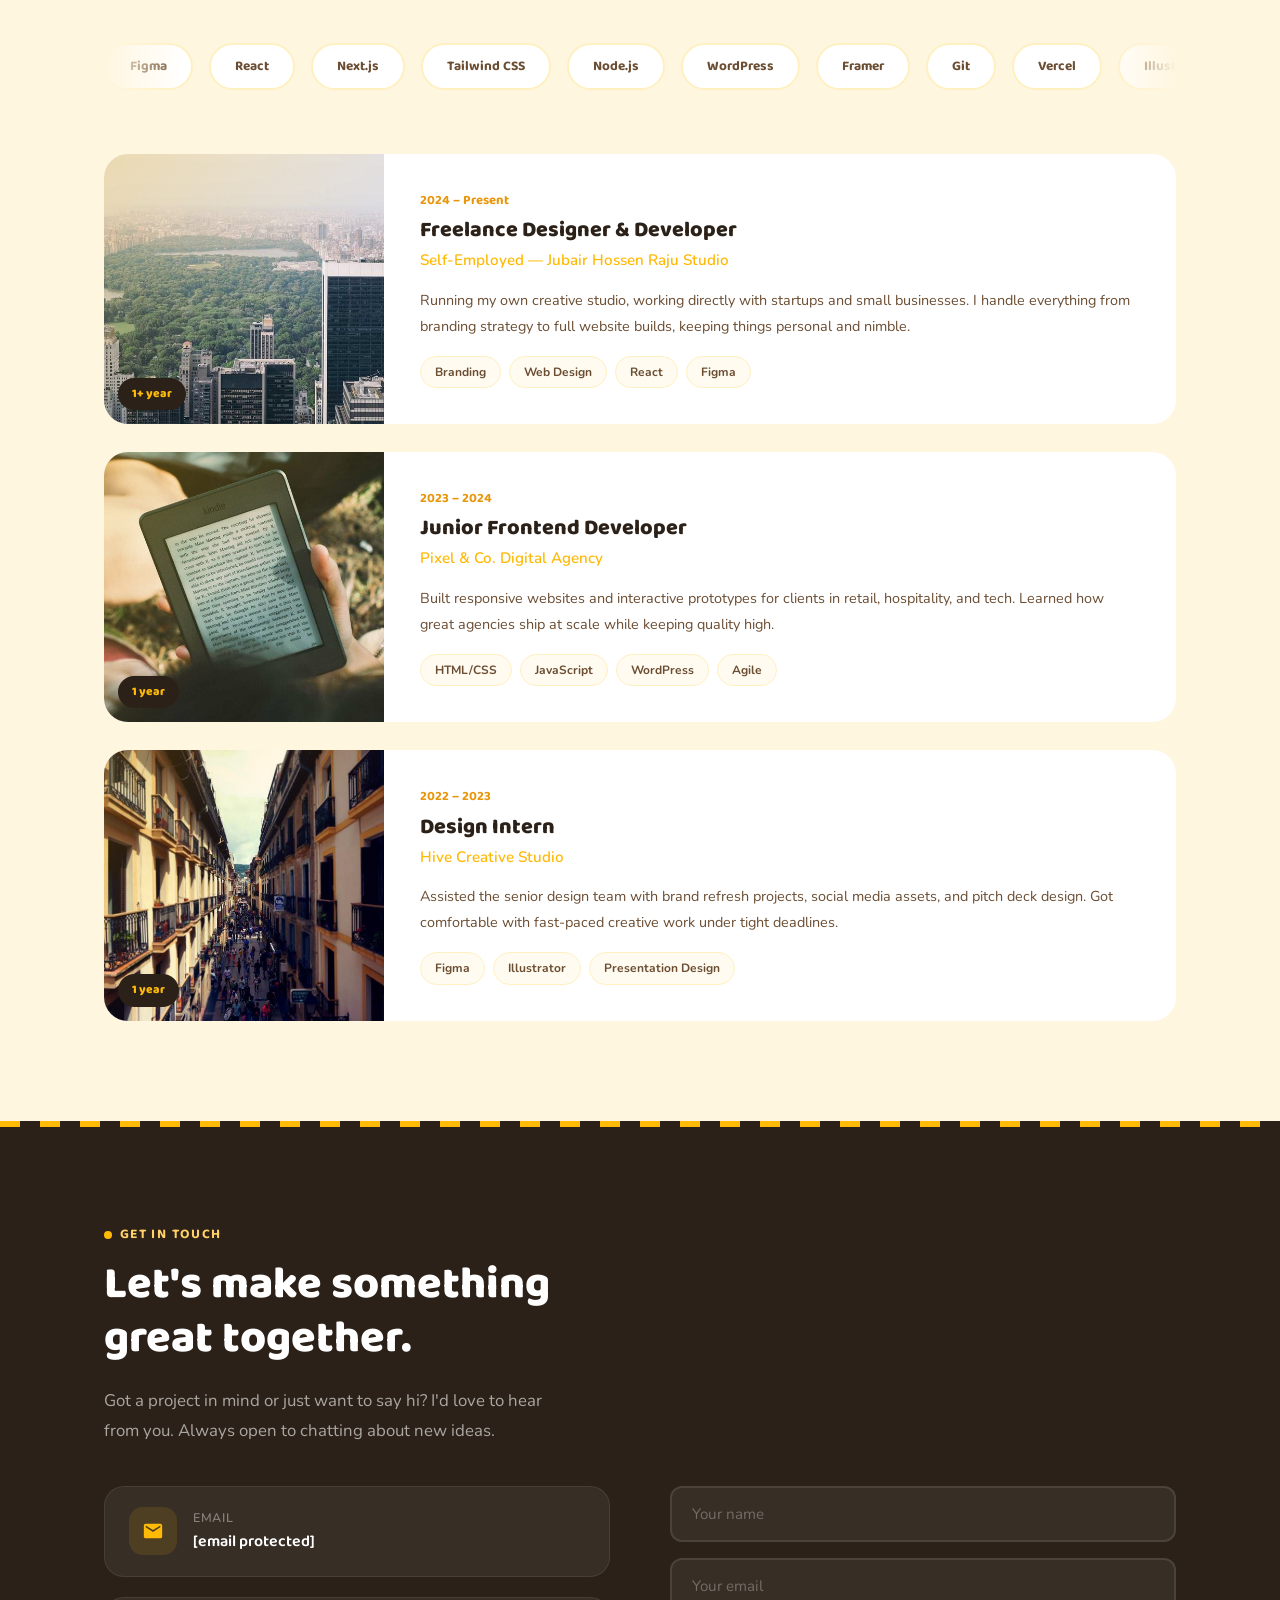
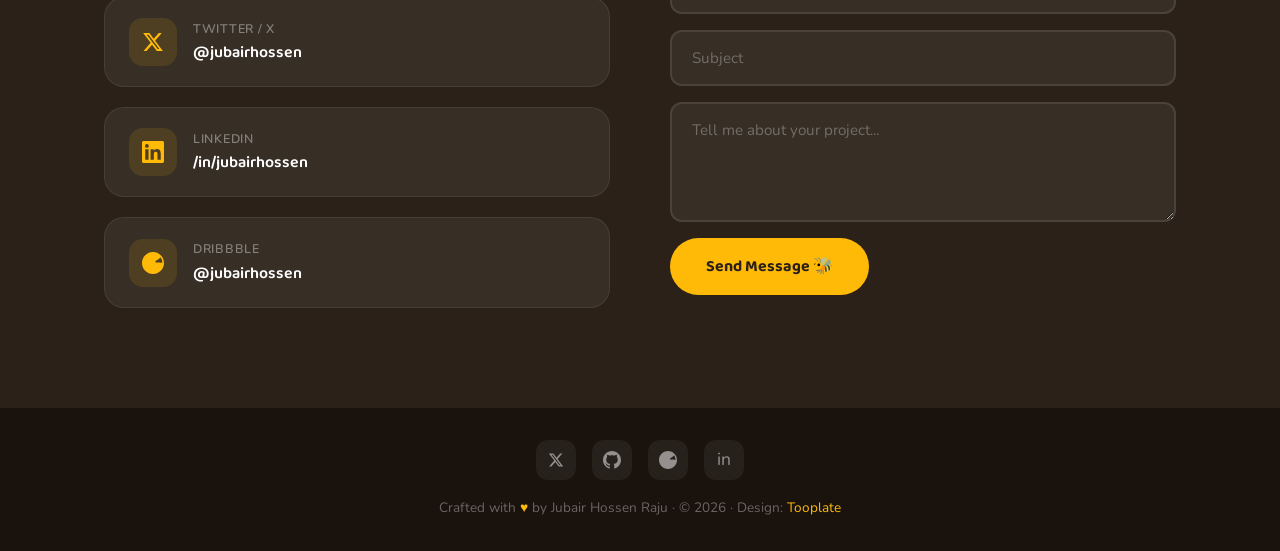
<file: 2169_hustle_bee/index.html>
<!DOCTYPE html>
<html lang="en">
<head>
  <meta charset="UTF-8">
  <meta name="viewport" content="width=device-width, initial-scale=1.0">
  <meta name="description" content="Jubair Hossen Raju — Freelance creative & developer. Busy building awesome things.">
  <meta name="author" content="Jubair Hossen Raju">
  <meta name="theme-color" content="#FFBA08">
  <link rel="icon" href="data:image/svg+xml,<svg xmlns='http://www.w3.org/2000/svg' viewBox='0 0 100 100'><text y='.9em' font-size='90'>🐝</text></svg>">
  <title>Jubair Hossen Raju — Busy Building Awesome Things</title>
  <link rel="preconnect" href="https://fonts.googleapis.com">
  <link rel="preconnect" href="https://fonts.gstatic.com" crossorigin>
  <link href="https://fonts.googleapis.com/css2?family=Baloo+2:wght@400;500;600;700;800&family=Nunito:wght@400;500;600;700&display=swap" rel="stylesheet">
  <link rel="stylesheet" href="tooplate-2169-hustle-bee.css">
</head>
<body>

  <!-- NAV -->
  <nav class="nav" id="nav">
    <div class="nav-inner">
      <a href="#hero" class="nav-logo"><span class="bee-icon">🐝</span> Jubair Hossen Raju</a>
      <ul class="nav-links" id="navLinks">
        <li><a href="#about">About</a></li>
        <li><a href="#skills">Skills</a></li>
        <li><a href="#projects">Work</a></li>
        <li><a href="#education">Education</a></li>
        <li><a href="#experience">Experience</a></li>
        <li><a href="#contact" class="nav-cta">Say Hello</a></li>
      </ul>
      <button class="nav-toggle" id="navToggle" aria-label="Menu"><span></span></button>
    </div>
  </nav>

  <!-- HERO -->
  <section class="hero" id="hero">
    <div class="hero-bg">
      <div class="hero-blob hero-blob-1"></div>
      <div class="hero-blob hero-blob-2"></div>
      <div class="hero-blob hero-blob-3"></div>
      <div class="hero-honeycomb"></div>
    </div>
    <div class="container hero-content">
      <div class="hero-text">
        <div class="hero-badge"><span class="status-dot"></span> Available for freelance work</div>
        <h1 class="hero-name">Hey, I'm<br><span class="highlight">Jubair Hossen Raju</span></h1>
        <p class="hero-tagline">Busy building awesome things. I craft delightful digital experiences that help brands grow, connect, and stand out from the crowd.</p>
        <div class="hero-actions">
          <a href="#projects" class="btn btn-primary">See My Work ↓</a>
          <a href="#contact" class="btn btn-secondary">Let's Talk</a>
        </div>
      </div>
      <div class="hero-visual">
        <div class="hero-img-card">
          <img src="images/design-work.jpg" alt="Design work">
        </div>
        <div class="hero-img-card">
          <img src="images/dashboard-project.jpg" alt="Dashboard project">
        </div>
        <div class="hero-img-card">
          <img src="images/app-design.jpg" alt="App design">
        </div>
        <span class="hero-floating-bee">🐝</span>
        <span class="hero-visual-sticker">50+ Projects Shipped 🚀</span>
      </div>
    </div>
    <div class="scroll-hint">scroll<svg viewBox="0 0 24 24" fill="none" stroke="currentColor" stroke-width="2"><path d="M12 5v14M19 12l-7 7-7-7"/></svg></div>
  </section>

  <!-- ABOUT -->
  <section class="about" id="about">
    <div class="container">
      <div class="about-grid">
        <!-- Photo removed -->
        <div class="about-text reveal reveal-delay-1" style="max-width: 100%;">
          <span class="section-label"><span class="dot"></span> About Me</span>
          <h2 class="section-title">Creative freelancer who<br>loves what they do.</h2>
          <p>I'm a designer and developer based in a sunny corner of the internet. I specialize in branding, web design, and frontend development — turning fuzzy ideas into polished, pixel-perfect products that people actually enjoy using.</p>
          <p>When I'm not glued to my screen, you'll find me sketching in coffee shops, experimenting with new CSS tricks, or hunting for the world's best flat white.</p>
          <div class="about-stats">
            <div class="stat-item"><span class="stat-number">50+</span><span class="stat-label">Projects</span></div>
            <div class="stat-item"><span class="stat-number">4</span><span class="stat-label">Years</span></div>
            <div class="stat-item"><span class="stat-number">35+</span><span class="stat-label">Happy Clients</span></div>
          </div>
        </div>
      </div>
    </div>
  </section>

  <!-- SKILLS — COMBINED GRID -->
  <section class="skills" id="skills">
    <div class="container">
      <div class="skills-header reveal">
        <span class="section-label"><span class="dot"></span> Skills & Tools</span>
        <h2 class="section-title">My creative toolbox.</h2>
        <p class="section-desc">Here's the tech and tools I use daily to bring ideas to life — from design to deployment.</p>
      </div>
      
      <div class="skills-combined-grid">
        <div class="skill-card reveal">
          <img class="skill-img" src="images/design-workspace.jpg" alt="Figma">
          <div class="skill-info">
            <span class="skill-name">Figma & Design</span>
            <span class="skill-level">Expert</span>
          </div>
        </div>
        <div class="skill-card reveal reveal-delay-1">
          <img class="skill-img" src="images/code-on-screen.jpg" alt="HTML & CSS">
          <div class="skill-info">
            <span class="skill-name">HTML & CSS</span>
            <span class="skill-level">Expert</span>
          </div>
        </div>
        <div class="skill-card reveal reveal-delay-2">
          <img class="skill-img" src="images/javascript.jpg" alt="JavaScript">
          <div class="skill-info">
            <span class="skill-name">JavaScript</span>
            <span class="skill-level">Advanced</span>
          </div>
        </div>
        <div class="skill-card reveal">
          <img class="skill-img" src="images/react-development.jpg" alt="React">
          <div class="skill-info">
            <span class="skill-name">React & Next.js</span>
            <span class="skill-level">Advanced</span>
          </div>
        </div>
        <div class="skill-card reveal reveal-delay-1">
          <img class="skill-img" src="images/tailwind-css.jpg" alt="Tailwind">
          <div class="skill-info">
            <span class="skill-name">Tailwind CSS</span>
            <span class="skill-level">Expert</span>
          </div>
        </div>
        <div class="skill-card reveal reveal-delay-2">
          <img class="skill-img" src="images/backend-code.jpg" alt="Node.js">
          <div class="skill-info">
            <span class="skill-name">Node.js</span>
            <span class="skill-level">Intermediate</span>
          </div>
        </div>
        <div class="skill-card reveal">
          <img class="skill-img" src="images/wordpress-themes.jpg" alt="WordPress">
          <div class="skill-info">
            <span class="skill-name">WordPress & CMS</span>
            <span class="skill-level">Advanced</span>
          </div>
        </div>
        <div class="skill-card reveal reveal-delay-1">
          <img class="skill-img" src="images/version-control.jpg" alt="Git">
          <div class="skill-info">
            <span class="skill-name">Git & DevOps</span>
            <span class="skill-level">Advanced</span>
          </div>
        </div>
      </div>
    </div>
  </section>

  <!-- PROJECTS — DIAGONAL SPLIT -->
  <section class="projects" id="projects">
    <div class="container">
      <div class="reveal">
        <span class="section-label"><span class="dot"></span> Selected Work</span>
        <h2 class="section-title">Projects I'm proud of.</h2>
        <p class="section-desc">A mix of client work and passion projects — each one crafted with care and a whole lot of caffeine.</p>
      </div>

      <div class="projects-list">
        <!-- Card 1 -->
        <div class="project-card reveal">
          <div class="project-card-img">
            <img src="images/bloom-petal-project.jpg" alt="Bloom & Petal project">
          </div>
          <div class="project-info">
            <span class="project-number">01</span>
            <span class="project-tag">Branding + E-Commerce</span>
            <h3 class="project-title">Bloom & Petal</h3>
            <p class="project-desc">Complete brand identity and e-commerce website for a boutique flower delivery startup. From logo to launch in 6 weeks.</p>
            <div class="project-stack">
              <span class="project-stack-pill">Figma</span>
              <span class="project-stack-pill">Next.js</span>
              <span class="project-stack-pill">Stripe</span>
              <span class="project-stack-pill">Tailwind</span>
            </div>
            <a href="#" class="project-link">View Case Study <span class="project-link-arrow">→</span></a>
          </div>
        </div>

        <!-- Card 2 -->
        <div class="project-card reveal">
          <div class="project-card-img">
            <img src="images/trackwise-dashboard.jpg" alt="Trackwise Dashboard">
          </div>
          <div class="project-info">
            <span class="project-number">02</span>
            <span class="project-tag">UI/UX Design</span>
            <h3 class="project-title">Trackwise Dashboard</h3>
            <p class="project-desc">A clean analytics dashboard for a fitness SaaS — making complex metrics feel simple and actionable.</p>
            <div class="project-stack">
              <span class="project-stack-pill">Figma</span>
              <span class="project-stack-pill">React</span>
              <span class="project-stack-pill">D3.js</span>
              <span class="project-stack-pill">REST API</span>
            </div>
            <a href="#" class="project-link">View Case Study <span class="project-link-arrow">→</span></a>
          </div>
        </div>

        <!-- Card 3 -->
        <div class="project-card reveal">
          <div class="project-card-img">
            <img src="images/soundwave-radio.jpg" alt="SoundWave Radio">
          </div>
          <div class="project-info">
            <span class="project-number">03</span>
            <span class="project-tag">Frontend Dev</span>
            <h3 class="project-title">SoundWave Radio</h3>
            <p class="project-desc">An interactive web player for an indie radio station. Vanilla JS, Web Audio API, and a love for music.</p>
            <div class="project-stack">
              <span class="project-stack-pill">Vanilla JS</span>
              <span class="project-stack-pill">Web Audio</span>
              <span class="project-stack-pill">CSS Animations</span>
            </div>
            <a href="#" class="project-link">View Case Study <span class="project-link-arrow">→</span></a>
          </div>
        </div>

        <!-- Card 4 -->
        <div class="project-card reveal">
          <div class="project-card-img">
            <img src="images/notely-app.jpg" alt="Notely App">
          </div>
          <div class="project-info">
            <span class="project-number">04</span>
            <span class="project-tag">Product Design</span>
            <h3 class="project-title">Notely App</h3>
            <p class="project-desc">A minimal note-taking app for creative professionals. Distraction-free writing with delightful micro-interactions.</p>
            <div class="project-stack">
              <span class="project-stack-pill">Figma</span>
              <span class="project-stack-pill">React Native</span>
              <span class="project-stack-pill">Framer Motion</span>
            </div>
            <a href="#" class="project-link">View Case Study <span class="project-link-arrow">→</span></a>
          </div>
        </div>
      </div>
    </div>
  </section>

  <!-- EDUCATION -->
  <section class="education" id="education">
    <div class="container">
      <div class="reveal">
        <span class="section-label"><span class="dot"></span> Education</span>
        <h2 class="section-title">Where I learned the craft.</h2>
        <p class="section-desc">A blend of formal education and hands-on courses that shaped how I think and create.</p>
      </div>
      <div class="edu-cards">
        <div class="edu-card reveal">
          <div class="edu-card-img">
            <img src="images/campus.jpg" alt="Campus">
            <span class="edu-card-year">2019 – 2023</span>
          </div>
          <div class="edu-card-body">
            <div class="edu-card-icon"><img src="images/icon-3.jpg" alt="icon"></div>
            <h3 class="edu-card-title">B.A. in Visual Communication Design</h3>
            <p class="edu-card-place">Portland School of Art & Design</p>
            <p class="edu-card-desc">Studied typography, branding, interaction design, and frontend fundamentals. Graduated with honors and a minor in Computer Science.</p>
          </div>
        </div>
        <div class="edu-card reveal reveal-delay-1">
          <div class="edu-card-img">
            <img src="images/online-learning.jpg" alt="Online learning">
            <span class="edu-card-year">2023</span>
          </div>
          <div class="edu-card-body">
            <div class="edu-card-icon"><img src="images/icon-2.jpg" alt="icon"></div>
            <h3 class="edu-card-title">UX Design Professional Certificate</h3>
            <p class="edu-card-place">Google (via Coursera)</p>
            <p class="edu-card-desc">Completed the full 7-course program covering user research, wireframing, prototyping, and usability testing.</p>
          </div>
        </div>
        <div class="edu-card reveal reveal-delay-2">
          <div class="edu-card-img">
            <img src="images/coding-bootcamp.jpg" alt="Coding bootcamp">
            <span class="edu-card-year">2024</span>
          </div>
          <div class="edu-card-body">
            <div class="edu-card-icon"><img src="images/icon.jpg" alt="icon"></div>
            <h3 class="edu-card-title">Advanced React & Next.js</h3>
            <p class="edu-card-place">Frontend Masters</p>
            <p class="edu-card-desc">Deep dive into server components, app router patterns, and performance optimization for modern web apps.</p>
          </div>
        </div>
      </div>
    </div>
  </section>

  <!-- EXPERIENCE -->
  <section class="experience" id="experience">
    <div class="container">
      <div class="reveal">
        <span class="section-label"><span class="dot"></span> Experience</span>
        <h2 class="section-title">Where I've buzzed around.</h2>
        <p class="section-desc">From agency life to going independent — here's the path that brought me here.</p>
      </div>
      <div class="exp-marquee">
        <div class="exp-marquee-track">
          <span class="exp-marquee-item">Figma</span><span class="exp-marquee-item">React</span>
          <span class="exp-marquee-item">Next.js</span><span class="exp-marquee-item">Tailwind CSS</span>
          <span class="exp-marquee-item">Node.js</span><span class="exp-marquee-item">WordPress</span>
          <span class="exp-marquee-item">Framer</span><span class="exp-marquee-item">Git</span>
          <span class="exp-marquee-item">Vercel</span><span class="exp-marquee-item">Illustrator</span>
          <span class="exp-marquee-item">After Effects</span><span class="exp-marquee-item">Webflow</span>
          <span class="exp-marquee-item">Figma</span><span class="exp-marquee-item">React</span>
          <span class="exp-marquee-item">Next.js</span><span class="exp-marquee-item">Tailwind CSS</span>
          <span class="exp-marquee-item">Node.js</span><span class="exp-marquee-item">WordPress</span>
          <span class="exp-marquee-item">Framer</span><span class="exp-marquee-item">Git</span>
          <span class="exp-marquee-item">Vercel</span><span class="exp-marquee-item">Illustrator</span>
          <span class="exp-marquee-item">After Effects</span><span class="exp-marquee-item">Webflow</span>
        </div>
      </div>
      <div class="exp-grid">
        <div class="exp-card reveal">
          <div class="exp-card-img">
            <img src="images/creative-workspace.jpg" alt="Creative workspace">
            <span class="exp-card-duration">1+ year</span>
          </div>
          <div class="exp-card-body">
            <span class="exp-card-period">2024 – Present</span>
            <h3 class="exp-card-role">Freelance Designer & Developer</h3>
            <p class="exp-card-company">Self-Employed — Jubair Hossen Raju Studio</p>
            <p class="exp-card-desc">Running my own creative studio, working directly with startups and small businesses. I handle everything from branding strategy to full website builds, keeping things personal and nimble.</p>
            <div class="exp-tags">
              <span class="exp-tag">Branding</span><span class="exp-tag">Web Design</span>
              <span class="exp-tag">React</span><span class="exp-tag">Figma</span>
            </div>
          </div>
        </div>
        <div class="exp-card reveal reveal-delay-1">
          <div class="exp-card-img">
            <img src="images/digital-agency.jpg" alt="Digital agency">
            <span class="exp-card-duration">1 year</span>
          </div>
          <div class="exp-card-body">
            <span class="exp-card-period">2023 – 2024</span>
            <h3 class="exp-card-role">Junior Frontend Developer</h3>
            <p class="exp-card-company">Pixel & Co. Digital Agency</p>
            <p class="exp-card-desc">Built responsive websites and interactive prototypes for clients in retail, hospitality, and tech. Learned how great agencies ship at scale while keeping quality high.</p>
            <div class="exp-tags">
              <span class="exp-tag">HTML/CSS</span><span class="exp-tag">JavaScript</span>
              <span class="exp-tag">WordPress</span><span class="exp-tag">Agile</span>
            </div>
          </div>
        </div>
        <div class="exp-card reveal reveal-delay-2">
          <div class="exp-card-img">
            <img src="images/creative-studio.jpg" alt="Creative studio">
            <span class="exp-card-duration">1 year</span>
          </div>
          <div class="exp-card-body">
            <span class="exp-card-period">2022 – 2023</span>
            <h3 class="exp-card-role">Design Intern</h3>
            <p class="exp-card-company">Hive Creative Studio</p>
            <p class="exp-card-desc">Assisted the senior design team with brand refresh projects, social media assets, and pitch deck design. Got comfortable with fast-paced creative work under tight deadlines.</p>
            <div class="exp-tags">
              <span class="exp-tag">Figma</span><span class="exp-tag">Illustrator</span>
              <span class="exp-tag">Presentation Design</span>
            </div>
          </div>
        </div>
      </div>
    </div>
  </section>

  <!-- CONTACT -->
  <section class="contact" id="contact">
    <div class="container">
      <div class="reveal">
        <span class="section-label"><span class="dot"></span> Get In Touch</span>
        <h2 class="section-title">Let's make something<br>great together.</h2>
        <p class="section-desc">Got a project in mind or just want to say hi? I'd love to hear from you. Always open to chatting about new ideas.</p>
      </div>
      <div class="contact-grid">
        <div class="contact-methods reveal reveal-delay-1">
          <a href="/cdn-cgi/l/email-protection#83ebe6efefecc3ebf6f0f7efe6e1e6e6adf0f7f6e7eaec" class="contact-method">
            <div class="contact-method-icon"><svg viewBox="0 0 24 24"><path d="M20 4H4c-1.1 0-2 .9-2 2v12c0 1.1.9 2 2 2h16c1.1 0 2-.9 2-2V6c0-1.1-.9-2-2-2zm0 4l-8 5-8-5V6l8 5 8-5v2z"/></svg></div>
            <div><div class="contact-method-label">Email</div><div class="contact-method-value"><span class="__cf_email__" data-cfemail="7e161b1212113e160b0d0a121b1c1b1b500d0a0b1a1711">[email&#160;protected]</span></div></div>
          </a>
          <a href="#" class="contact-method">
            <div class="contact-method-icon"><svg viewBox="0 0 24 24"><path d="M18.244 2.25h3.308l-7.227 8.26 8.502 11.24H16.17l-5.214-6.817L4.99 21.75H1.68l7.73-8.835L1.254 2.25H8.08l4.713 6.231zm-1.161 17.52h1.833L7.084 4.126H5.117z"/></svg></div>
            <div><div class="contact-method-label">Twitter / X</div><div class="contact-method-value">@jubairhossen</div></div>
          </a>
          <a href="#" class="contact-method">
            <div class="contact-method-icon"><svg viewBox="0 0 24 24"><path d="M20.447 20.452h-3.554v-5.569c0-1.328-.027-3.037-1.852-3.037-1.853 0-2.136 1.445-2.136 2.939v5.667H9.351V9h3.414v1.561h.046c.477-.9 1.637-1.85 3.37-1.85 3.601 0 4.267 2.37 4.267 5.455v6.286zM5.337 7.433a2.062 2.062 0 01-2.063-2.065 2.064 2.064 0 112.063 2.065zm1.782 13.019H3.555V9h3.564v11.452zM22.225 0H1.771C.792 0 0 .774 0 1.729v20.542C0 23.227.792 24 1.771 24h20.451C23.2 24 24 23.227 24 22.271V1.729C24 .774 23.2 0 22.222 0h.003z"/></svg></div>
            <div><div class="contact-method-label">LinkedIn</div><div class="contact-method-value">/in/jubairhossen</div></div>
          </a>
          <a href="#" class="contact-method">
            <div class="contact-method-icon"><svg viewBox="0 0 24 24"><path d="M12 0C5.375 0 0 5.375 0 12s5.375 12 12 12 12-5.375 12-12S18.625 0 12 0zm7.938 5.563a10.18 10.18 0 012.25 6.375c-.328-.063-3.625-.734-6.938-.313-.063-.156-.125-.281-.188-.438-.187-.437-.375-.875-.593-1.312 3.688-1.5 5.344-3.656 5.469-3.813z"/></svg></div>
            <div><div class="contact-method-label">Dribbble</div><div class="contact-method-value">@jubairhossen</div></div>
          </a>
        </div>
        <div class="contact-form reveal reveal-delay-2">
          <input type="text" placeholder="Your name" required>
          <input type="email" placeholder="Your email" required>
          <input type="text" placeholder="Subject">
          <textarea placeholder="Tell me about your project..."></textarea>
          <!-- Interactive button added -->
          <button type="button" class="btn-submit" onclick="alert('Thank you! Your message has been sent.')">Send Message 🐝</button>
        </div>
      </div>
    </div>
  </section>

  <!-- FOOTER -->
  <footer class="footer">
    <div class="container">
      <div class="footer-socials">
        <a href="#" aria-label="Twitter"><svg width="16" height="16" viewBox="0 0 24 24" fill="currentColor"><path d="M18.244 2.25h3.308l-7.227 8.26 8.502 11.24H16.17l-5.214-6.817L4.99 21.75H1.68l7.73-8.835L1.254 2.25H8.08l4.713 6.231zm-1.161 17.52h1.833L7.084 4.126H5.117z"/></svg></a>
        <a href="#" aria-label="GitHub"><svg width="18" height="18" viewBox="0 0 24 24" fill="currentColor"><path d="M12 0C5.37 0 0 5.37 0 12c0 5.3 3.438 9.8 8.205 11.385.6.113.82-.258.82-.577 0-.285-.01-1.04-.015-2.04-3.338.724-4.042-1.61-4.042-1.61-.546-1.385-1.335-1.755-1.335-1.755-1.087-.744.084-.729.084-.729 1.205.084 1.838 1.236 1.838 1.236 1.07 1.835 2.809 1.305 3.495.998.108-.776.417-1.305.76-1.605-2.665-.3-5.466-1.332-5.466-5.93 0-1.31.465-2.38 1.235-3.22-.135-.303-.54-1.523.105-3.176 0 0 1.005-.322 3.3 1.23.96-.267 1.98-.399 3-.405 1.02.006 2.04.138 3 .405 2.28-1.552 3.285-1.23 3.285-1.23.645 1.653.24 2.873.12 3.176.765.84 1.23 1.91 1.23 3.22 0 4.61-2.805 5.625-5.475 5.92.42.36.81 1.096.81 2.22 0 1.605-.015 2.896-.015 3.286 0 .315.21.69.825.57C20.565 21.795 24 17.295 24 12c0-6.63-5.37-12-12-12"/></svg></a>
        <a href="#" aria-label="Dribbble"><svg width="18" height="18" viewBox="0 0 24 24" fill="currentColor"><path d="M12 0C5.375 0 0 5.375 0 12s5.375 12 12 12 12-5.375 12-12S18.625 0 12 0zm7.938 5.563a10.18 10.18 0 012.25 6.375c-.328-.063-3.625-.734-6.938-.313-.063-.156-.125-.281-.188-.438-.187-.437-.375-.875-.593-1.312 3.688-1.5 5.344-3.656 5.469-3.813z"/></svg></a>
        <a href="#" aria-label="LinkedIn">in</a>
      </div>
      <p class="footer-text">Crafted with <span>♥</span> by Jubair Hossen Raju · © 2026 · Design: <a href="https://www.tooplate.com" target="_blank" rel="noopener" style="color: var(--honey); text-decoration: none;">Tooplate</a></p>
    </div>
  </footer>
    <script src="tooplate-2169-hustle-bee.js"></script>
</body>
</html>
</file>
<file: tooplate-2169-hustle-bee.css>
/*

    Tooplate 2169 Hustle Bee

    https://www.tooplate.com/view/2169-hustle-bee

    Free HTML CSS Template

*/

*, *::before, *::after { margin: 0; padding: 0; box-sizing: border-box; }

:root {
  --honey: #FFBA08;
  --honey-light: #FFD166;
  --honey-glow: #FFF0C1;
  --amber: #E8960C;
  --cream: #FFFBF0;
  --cream-alt: #FFF6E0;
  --dark: #2B2118;
  --dark-soft: #4A3728;
  --brown: #6B4D32;
  --coral: #FF6B6B;
  --mint: #4ECDC4;
  --lavender: #A78BFA;
  --peach: #FBBF7C;
  --white: #FFFFFF;
  --shadow-soft: 0 4px 24px rgba(43, 33, 24, 0.08);
  --shadow-medium: 0 8px 32px rgba(43, 33, 24, 0.12);
  --shadow-lift: 0 16px 48px rgba(43, 33, 24, 0.18);
  --radius: 20px;
  --radius-sm: 12px;
  --radius-full: 999px;
  --font-display: 'Baloo 2', cursive;
  --font-body: 'Nunito', sans-serif;
  --bounce: cubic-bezier(0.34, 1.56, 0.64, 1);
  --ease-out: cubic-bezier(0.16, 1, 0.3, 1);
}

html { scroll-behavior: smooth; scroll-padding-top: 80px; }

body {
  font-family: var(--font-body);
  color: var(--dark);
  background: var(--cream);
  line-height: 1.7;
  font-size: 16px;
  overflow-x: hidden;
  -webkit-font-smoothing: antialiased;
}

img { max-width: 100%; display: block; }
a { text-decoration: none; color: inherit; }
button { cursor: pointer; border: none; font-family: inherit; }
.container { max-width: 1120px; margin: 0 auto; padding: 0 24px; }

.section-label {
  display: inline-flex;
  align-items: center;
  gap: 8px;
  font-family: var(--font-display);
  font-size: 0.85rem;
  font-weight: 700;
  text-transform: uppercase;
  letter-spacing: 0.1em;
  color: var(--amber);
  margin-bottom: 12px;
}
.section-label .dot {
  width: 8px; height: 8px;
  background: var(--honey);
  border-radius: 50%;
  display: inline-block;
  animation: pulse-dot 2s ease infinite;
}
.section-title {
  font-family: var(--font-display);
  font-size: clamp(2rem, 5vw, 2.8rem);
  font-weight: 800;
  color: var(--dark);
  line-height: 1.2;
  margin-bottom: 20px;
}
.section-desc {
  font-size: 1.05rem;
  color: var(--brown);
  max-width: 560px;
  line-height: 1.8;
}

/* ===== SCROLL REVEAL ===== */
.reveal {
  opacity: 0;
  transform: translateY(40px);
  transition: opacity 0.7s var(--ease-out), transform 0.7s var(--ease-out);
}
.reveal.visible { opacity: 1; transform: translateY(0); }
.reveal-delay-1 { transition-delay: 0.1s; }
.reveal-delay-2 { transition-delay: 0.2s; }
.reveal-delay-3 { transition-delay: 0.3s; }
.reveal-scale {
  opacity: 0;
  transform: scale(0.92);
  transition: opacity 0.6s var(--ease-out), transform 0.6s var(--ease-out);
}
.reveal-scale.visible { opacity: 1; transform: scale(1); }

/* ===== ANIMATIONS ===== */
@keyframes float {
  0%, 100% { transform: translateY(0) rotate(0deg); }
  50% { transform: translateY(-12px) rotate(2deg); }
}
@keyframes float-alt {
  0%, 100% { transform: translateY(0); }
  50% { transform: translateY(-8px) rotate(-3deg); }
}
@keyframes wiggle {
  0%, 100% { transform: rotate(0deg); }
  25% { transform: rotate(3deg); }
  75% { transform: rotate(-3deg); }
}
@keyframes pulse-dot {
  0%, 100% { transform: scale(1); opacity: 1; }
  50% { transform: scale(1.5); opacity: 0.6; }
}
@keyframes bee-fly {
  0% { transform: translate(0, 0) rotate(5deg); }
  25% { transform: translate(15px, -10px) rotate(-3deg); }
  50% { transform: translate(-5px, -18px) rotate(5deg); }
  75% { transform: translate(10px, -6px) rotate(-2deg); }
  100% { transform: translate(0, 0) rotate(5deg); }
}
@keyframes stripe-move {
  0% { background-position: 0 0; }
  100% { background-position: 40px 0; }
}
@keyframes hero-text-in {
  0% { opacity: 0; transform: translateY(30px) scale(0.96); }
  100% { opacity: 1; transform: translateY(0) scale(1); }
}
@keyframes marquee {
  0% { transform: translateX(0); }
  100% { transform: translateX(-50%); }
}

/* ===== NAV ===== */
.nav {
  position: fixed;
  top: 0; left: 0; right: 0;
  z-index: 1000;
  background: rgba(255, 251, 240, 0.85);
  backdrop-filter: blur(16px);
  -webkit-backdrop-filter: blur(16px);
  border-bottom: 2px solid transparent;
  transition: border-color 0.3s, box-shadow 0.3s;
}
.nav.scrolled {
  border-bottom-color: var(--honey-glow);
  box-shadow: 0 2px 20px rgba(255, 186, 8, 0.1);
}
.nav-inner {
  max-width: 1120px; margin: 0 auto; padding: 0 24px;
  display: flex; align-items: center; justify-content: space-between; height: 70px;
}
.nav-logo {
  font-family: var(--font-display); font-size: 1.5rem; font-weight: 800;
  color: var(--dark); display: flex; align-items: center; gap: 8px;
}
.nav-logo .bee-icon { font-size: 1.6rem; animation: bee-fly 4s ease-in-out infinite; display: inline-block; }
.nav-links { display: flex; align-items: center; gap: 8px; list-style: none; }
.nav-links a {
  font-family: var(--font-body); font-size: 0.9rem; font-weight: 600;
  color: var(--brown); padding: 8px 16px; border-radius: var(--radius-full);
  transition: all 0.3s var(--bounce);
}
.nav-links a:hover { color: var(--dark); background: var(--honey-glow); transform: scale(1.05); }
.nav-cta { background: var(--honey) !important; color: var(--dark) !important; font-weight: 700 !important; padding: 8px 20px !important; }
.nav-cta:hover { background: var(--amber) !important; transform: scale(1.08) !important; }
.nav-toggle {
  display: none; background: none; width: 44px; height: 44px;
  border-radius: 12px; align-items: center; justify-content: center; transition: background 0.2s;
  z-index: 1001;
}
.nav-toggle:hover { background: var(--honey-glow); }
.nav-toggle span {
  display: block; width: 22px; height: 2.5px; background: var(--dark);
  border-radius: 2px; transition: all 0.3s var(--bounce); position: relative;
}
.nav-toggle span::before, .nav-toggle span::after {
  content: ''; position: absolute; width: 22px; height: 2.5px;
  background: var(--dark); border-radius: 2px; transition: all 0.3s var(--bounce);
}
.nav-toggle span::before { top: -7px; }
.nav-toggle span::after { top: 7px; }
.nav-toggle.active span { background: transparent; }
.nav-toggle.active span::before { top: 0; transform: rotate(45deg); }
.nav-toggle.active span::after { top: 0; transform: rotate(-45deg); }

/* ===== HERO ===== */
.hero {
  min-height: 100vh; display: flex; align-items: center;
  position: relative; overflow: hidden; background: var(--cream);
}
.hero-bg { position: absolute; inset: 0; pointer-events: none; overflow: hidden; }
.hero-blob { position: absolute; border-radius: 50%; filter: blur(80px); opacity: 0.5; }
.hero-blob-1 { width: 500px; height: 500px; background: var(--honey-glow); top: -10%; right: -5%; animation: float 8s ease-in-out infinite; }
.hero-blob-2 { width: 350px; height: 350px; background: #FFE0B2; bottom: -5%; left: -5%; animation: float-alt 10s ease-in-out infinite; }
.hero-blob-3 { width: 200px; height: 200px; background: #C8E6C9; top: 30%; left: 20%; animation: float 12s ease-in-out infinite; }
.hero-honeycomb {
  position: absolute; top: 0; right: 0; width: 400px; height: 400px; opacity: 0.06;
  background-image: url("data:image/svg+xml,%3Csvg xmlns='http://www.w3.org/2000/svg' width='56' height='28'%3E%3Cpath d='M28 0L56 14 28 28 0 14z' fill='none' stroke='%232B2118' stroke-width='1'/%3E%3C/svg%3E");
  background-size: 56px 28px;
}
.hero-content {
  position: relative; z-index: 2; padding: 110px 0 60px; width: 100%;
  display: grid; grid-template-columns: 1fr 1fr; gap: 40px; align-items: center;
}
.hero-text { }
.hero-badge {
  display: inline-flex; align-items: center; gap: 8px; background: var(--white);
  border: 2px solid var(--honey-glow); border-radius: var(--radius-full);
  padding: 8px 20px; font-size: 0.85rem; font-weight: 600; color: var(--amber);
  margin-bottom: 28px; animation: hero-text-in 0.8s var(--ease-out) both; animation-delay: 0.2s;
}
.hero-badge .status-dot { width: 8px; height: 8px; background: #4ADE80; border-radius: 50%; animation: pulse-dot 2s ease infinite; }
.hero-name {
  font-family: var(--font-display); font-size: clamp(2.8rem, 7vw, 5rem); font-weight: 800;
  line-height: 1.05; color: var(--dark); margin-bottom: 16px;
  animation: hero-text-in 0.8s var(--ease-out) both; animation-delay: 0.35s;
}
.hero-name .highlight { color: var(--honey); position: relative; display: inline-block; }
.hero-name .highlight::after {
  content: ''; position: absolute; bottom: 4px; left: -4px; right: -4px;
  height: 14px; background: var(--honey-glow); border-radius: 8px; z-index: -1; transform: rotate(-1deg);
}
.hero-tagline {
  font-size: clamp(1rem, 2vw, 1.2rem); color: var(--brown); max-width: 460px;
  line-height: 1.7; margin-bottom: 36px; animation: hero-text-in 0.8s var(--ease-out) both; animation-delay: 0.5s;
}
.hero-actions { display: flex; flex-wrap: wrap; gap: 16px; animation: hero-text-in 0.8s var(--ease-out) both; animation-delay: 0.65s; }
.btn {
  display: inline-flex; align-items: center; gap: 8px; font-family: var(--font-display);
  font-size: 1rem; font-weight: 700; padding: 16px 32px; border-radius: var(--radius-full);
  transition: all 0.35s var(--bounce);
}
.btn-primary { background: var(--honey); color: var(--dark); box-shadow: 0 4px 16px rgba(255, 186, 8, 0.35); }
.btn-primary:hover { background: var(--amber); transform: translateY(-3px) scale(1.04); box-shadow: 0 8px 28px rgba(255, 186, 8, 0.45); }
.btn-secondary { background: var(--white); color: var(--dark); border: 2px solid var(--honey-glow); }
.btn-secondary:hover { border-color: var(--honey); transform: translateY(-3px) scale(1.04); box-shadow: var(--shadow-soft); }

/* Hero visual — image collage right side */
.hero-visual {
  position: relative;
  display: grid;
  grid-template-columns: 1fr 1fr;
  grid-template-rows: 1fr 1fr;
  gap: 16px;
  height: 460px;
  animation: hero-text-in 1s var(--ease-out) both;
  animation-delay: 0.5s;
}
.hero-img-card {
  border-radius: 20px;
  overflow: hidden;
  position: relative;
  box-shadow: var(--shadow-medium);
  transition: transform 0.5s var(--bounce), box-shadow 0.4s;
}
.hero-img-card:hover {
  transform: translateY(-6px) scale(1.02);
  box-shadow: var(--shadow-lift);
  z-index: 3;
}
.hero-img-card img {
  width: 100%; height: 100%; object-fit: cover;
  transition: transform 0.6s var(--ease-out);
}
.hero-img-card:hover img { transform: scale(1.08); }
/* Layout: first card tall spanning 2 rows */
.hero-img-card:nth-child(1) {
  grid-row: 1 / 3;
  border-radius: 24px;
}
.hero-img-card:nth-child(2) { border-radius: 20px; }
.hero-img-card:nth-child(3) { border-radius: 20px; }
/* Floating sticker on collage */
.hero-visual-sticker {
  position: absolute;
  bottom: -12px; left: 50%;
  transform: translateX(-50%) rotate(-4deg);
  background: var(--honey);
  color: var(--dark);
  font-family: var(--font-display);
  font-weight: 800;
  font-size: 0.82rem;
  padding: 10px 20px;
  border-radius: var(--radius-full);
  box-shadow: var(--shadow-medium);
  z-index: 5;
  white-space: nowrap;
  animation: wiggle 5s ease-in-out infinite;
}
.hero-floating-bee {
  position: absolute; right: -20px; top: -20px; font-size: 2.8rem;
  animation: bee-fly 5s ease-in-out infinite; z-index: 4;
  filter: drop-shadow(0 6px 16px rgba(0,0,0,0.1));
}

.scroll-hint {
  position: absolute; bottom: 32px; left: 50%; transform: translateX(-50%);
  display: flex; flex-direction: column; align-items: center; gap: 8px;
  color: var(--brown); font-size: 0.78rem; font-weight: 600; letter-spacing: 0.05em;
  opacity: 0.6; animation: float 3s ease-in-out infinite;
}
.scroll-hint svg { width: 20px; height: 20px; }

/* ===== ABOUT ===== */
.about { padding: 100px 0; background: var(--white); position: relative; }
.about::before {
  content: ''; position: absolute; top: 0; left: 0; right: 0; height: 6px;
  background: repeating-linear-gradient(90deg, var(--honey) 0, var(--honey) 20px, var(--dark) 20px, var(--dark) 40px);
  animation: stripe-move 1.5s linear infinite;
}
.about-grid { display: grid; grid-template-columns: 300px 1fr; gap: 60px; align-items: center; }
.about-photo-wrap { position: relative; }
.about-photo { width: 300px; height: 380px; border-radius: 30px; overflow: hidden; box-shadow: var(--shadow-medium); }
.about-photo img { width: 100%; height: 100%; object-fit: cover; }
.about-photo-decor {
  position: absolute; width: 80px; height: 80px; border-radius: 20px;
  border: 4px solid var(--honey); top: -16px; right: -16px; z-index: -1;
  animation: wiggle 4s ease-in-out infinite;
}
.about-photo-sticker {
  position: absolute; bottom: -14px; left: -14px; background: var(--honey); color: var(--dark);
  font-family: var(--font-display); font-weight: 800; font-size: 0.82rem;
  padding: 10px 18px; border-radius: var(--radius-full); box-shadow: var(--shadow-soft);
  transform: rotate(-6deg); z-index: 3; animation: wiggle 5s ease-in-out infinite;
}
.about-text p { font-size: 1.05rem; color: var(--brown); line-height: 1.9; margin-bottom: 24px; }
.about-stats { display: flex; gap: 32px; }
.stat-item { text-align: center; padding: 20px 24px; background: var(--cream); border-radius: var(--radius); transition: transform 0.3s var(--bounce); }
.stat-item:hover { transform: translateY(-4px) scale(1.03); }
.stat-number { font-family: var(--font-display); font-size: 2rem; font-weight: 800; color: var(--honey); display: block; }
.stat-label { font-size: 0.82rem; font-weight: 600; color: var(--brown); text-transform: uppercase; letter-spacing: 0.05em; }

/* ===== SKILLS — BENTO GRID ===== */
.skills { padding: 100px 0; background: var(--cream); }
.skills-header { margin-bottom: 50px; }
.skills-bento {
  display: grid;
  grid-template-columns: repeat(4, 1fr);
  grid-auto-rows: 180px;
  gap: 18px;
}
.skill-bento-card {
  border-radius: var(--radius); overflow: hidden; position: relative;
  cursor: default; transition: transform 0.45s var(--bounce), box-shadow 0.4s;
}
.skill-bento-card:hover { transform: translateY(-6px) scale(1.02); box-shadow: var(--shadow-lift); z-index: 2; }
.skill-bento-card.span-2 { grid-column: span 2; }
.skill-bento-card.tall { grid-row: span 2; }
.skill-bento-img { width: 100%; height: 100%; object-fit: cover; transition: transform 0.6s var(--ease-out); }
.skill-bento-card:hover .skill-bento-img { transform: scale(1.1); }
.skill-bento-overlay {
  position: absolute; inset: 0;
  background: linear-gradient(to top, rgba(43,33,24,0.88) 0%, rgba(43,33,24,0.2) 50%, transparent 100%);
  display: flex; flex-direction: column; justify-content: flex-end; padding: 24px; transition: background 0.3s;
}
.skill-bento-card:hover .skill-bento-overlay {
  background: linear-gradient(to top, rgba(43,33,24,0.92) 0%, rgba(43,33,24,0.35) 60%, rgba(43,33,24,0.1) 100%);
}
.skill-bento-name { font-family: var(--font-display); font-size: 1.2rem; font-weight: 800; color: var(--white); margin-bottom: 4px; }
.skill-bento-desc {
  font-size: 0.8rem; color: rgba(255,255,255,0.6); line-height: 1.5;
  max-height: 0; overflow: hidden; transition: max-height 0.4s var(--ease-out), opacity 0.3s; opacity: 0;
}
.skill-bento-card:hover .skill-bento-desc { max-height: 60px; opacity: 1; }
.skill-bento-level {
  position: absolute; top: 16px; right: 16px; background: var(--honey); color: var(--dark);
  font-family: var(--font-display); font-size: 0.75rem; font-weight: 800;
  padding: 5px 12px; border-radius: var(--radius-full);
  opacity: 0; transform: translateY(-8px); transition: all 0.35s var(--bounce);
}
.skill-bento-card:hover .skill-bento-level { opacity: 1; transform: translateY(0); }

/* ===== PROJECTS — DIAGONAL SPLIT ===== */
.projects {
  padding: 100px 0;
  background: var(--dark);
  color: var(--white);
  position: relative;
  overflow: hidden;
}
.projects .section-label { color: var(--honey-light); }
.projects .section-title { color: var(--white); }
.projects .section-desc { color: rgba(255,255,255,0.6); }

.projects-list {
  display: flex;
  flex-direction: column;
  gap: 40px;
  margin-top: 60px;
}

/* Each project row */
.project-card {
  position: relative;
  display: grid;
  grid-template-columns: 1fr 1fr;
  min-height: 420px;
  border-radius: 28px;
  overflow: hidden;
  background: rgba(255,255,255,0.03);
  border: 1px solid rgba(255,255,255,0.06);
  transition: transform 0.5s var(--bounce), box-shadow 0.5s;
}
.project-card:hover {
  transform: translateY(-6px);
  box-shadow: 0 24px 70px rgba(0,0,0,0.35), 0 0 0 1px rgba(255,186,8,0.15);
}

/* Reverse every other card */
.project-card:nth-child(even) { direction: rtl; }
.project-card:nth-child(even) > * { direction: ltr; }

/* Image side with diagonal clip */
.project-card-img {
  position: relative;
  overflow: hidden;
  clip-path: polygon(0 0, 100% 0, 85% 100%, 0 100%);
  transition: clip-path 0.5s var(--ease-out);
}
.project-card:hover .project-card-img {
  clip-path: polygon(0 0, 100% 0, 88% 100%, 0 100%);
}
.project-card:nth-child(even) .project-card-img {
  clip-path: polygon(15% 0, 100% 0, 100% 100%, 0 100%);
}
.project-card:nth-child(even):hover .project-card-img {
  clip-path: polygon(12% 0, 100% 0, 100% 100%, 0 100%);
}
.project-card-img img {
  width: 100%;
  height: 100%;
  object-fit: cover;
  transition: transform 0.7s var(--ease-out);
}
.project-card:hover .project-card-img img {
  transform: scale(1.06);
}

/* Diagonal edge accent line */
.project-card-img::after {
  content: '';
  position: absolute;
  top: 0;
  right: -2px;
  width: 60px;
  height: 100%;
  background: linear-gradient(to right, transparent, rgba(255,186,8,0.08));
  transform: skewX(-8deg);
  pointer-events: none;
  transition: background 0.4s;
}
.project-card:hover .project-card-img::after {
  background: linear-gradient(to right, transparent, rgba(255,186,8,0.18));
}
.project-card:nth-child(even) .project-card-img::after {
  right: auto;
  left: -2px;
  background: linear-gradient(to left, transparent, rgba(255,186,8,0.08));
  transform: skewX(8deg);
}
.project-card:nth-child(even):hover .project-card-img::after {
  background: linear-gradient(to left, transparent, rgba(255,186,8,0.18));
}

/* Number watermark */
.project-number {
  position: absolute;
  top: 20px;
  left: 24px;
  font-family: var(--font-display);
  font-size: 7rem;
  font-weight: 800;
  color: rgba(255,255,255,0.04);
  line-height: 1;
  z-index: 2;
  transition: color 0.5s;
}
.project-card:hover .project-number {
  color: rgba(255,186,8,0.08);
}

/* Info side */
.project-info {
  display: flex;
  flex-direction: column;
  justify-content: center;
  padding: 48px 44px;
  position: relative;
  z-index: 3;
}
.project-tag {
  display: inline-flex;
  align-self: flex-start;
  font-size: 0.72rem;
  font-weight: 700;
  text-transform: uppercase;
  letter-spacing: 0.08em;
  color: var(--honey);
  background: rgba(255, 186, 8, 0.1);
  padding: 6px 16px;
  border-radius: var(--radius-full);
  margin-bottom: 18px;
}
.project-title {
  font-family: var(--font-display);
  font-size: clamp(1.4rem, 3vw, 1.8rem);
  font-weight: 800;
  color: var(--white);
  margin-bottom: 12px;
  line-height: 1.2;
}
.project-desc {
  font-size: 0.92rem;
  color: rgba(255,255,255,0.5);
  line-height: 1.8;
  margin-bottom: 22px;
  max-width: 420px;
}

/* Tech stack pills */
.project-stack {
  display: flex;
  flex-wrap: wrap;
  gap: 8px;
  margin-bottom: 24px;
}
.project-stack-pill {
  font-size: 0.72rem;
  font-weight: 700;
  padding: 5px 14px;
  border-radius: var(--radius-full);
  background: rgba(255,255,255,0.06);
  color: rgba(255,255,255,0.55);
  border: 1px solid rgba(255,255,255,0.08);
  transition: all 0.3s var(--bounce);
}
.project-stack-pill:hover {
  background: rgba(255,186,8,0.12);
  color: var(--honey);
  border-color: rgba(255,186,8,0.25);
  transform: translateY(-2px);
}

.project-link {
  font-family: var(--font-display);
  font-size: 0.92rem;
  font-weight: 700;
  color: var(--honey);
  display: inline-flex;
  align-items: center;
  align-self: flex-start;
  gap: 10px;
  transition: gap 0.3s var(--bounce), color 0.2s;
}
.project-link:hover { gap: 16px; color: var(--honey-light); }
.project-link-arrow {
  display: inline-flex;
  align-items: center;
  justify-content: center;
  width: 36px; height: 36px;
  background: rgba(255,186,8,0.12);
  border-radius: 50%;
  transition: background 0.3s, transform 0.3s var(--bounce);
  font-size: 1rem;
}
.project-link:hover .project-link-arrow {
  background: rgba(255,186,8,0.25);
  transform: scale(1.1);
}

/* ===== EDUCATION — VISUAL CARDS ===== */
.education { padding: 100px 0; background: var(--white); }
.edu-cards { display: grid; grid-template-columns: repeat(3, 1fr); gap: 24px; margin-top: 50px; }
.edu-card {
  border-radius: 24px; overflow: hidden; background: var(--cream);
  transition: transform 0.45s var(--bounce), box-shadow 0.4s; position: relative;
  -webkit-backface-visibility: hidden; backface-visibility: hidden;
}
.edu-card:hover { transform: translateY(-8px); box-shadow: var(--shadow-lift); }
.edu-card-img { height: 200px; overflow: hidden; position: relative; margin-bottom: -1px; }
.edu-card-img img { width: 100%; height: 100%; object-fit: cover; transition: transform 0.6s var(--ease-out); }
.edu-card:hover .edu-card-img img { transform: scale(1.08); }
.edu-card-img::after { content: ''; position: absolute; inset: 0; background: linear-gradient(to top, var(--cream) 0%, transparent 60%); }
.edu-card-year {
  position: absolute; top: 14px; right: 14px; background: var(--honey); color: var(--dark);
  font-family: var(--font-display); font-size: 0.78rem; font-weight: 800;
  padding: 6px 14px; border-radius: var(--radius-full); z-index: 2; box-shadow: var(--shadow-soft);
}
.edu-card-body { padding: 20px 28px 28px; }
.edu-card-icon {
  width: 52px; height: 52px; background: var(--white); border: 3px solid var(--honey-glow);
  border-radius: 16px; display: flex; align-items: center; justify-content: center;
  margin-top: -42px; position: relative; z-index: 3; margin-bottom: 14px;
  box-shadow: var(--shadow-soft); overflow: hidden;
}
.edu-card-icon img { width: 100%; height: 100%; object-fit: cover; }
.edu-card-title { font-family: var(--font-display); font-size: 1.12rem; font-weight: 700; color: var(--dark); margin-bottom: 4px; line-height: 1.3; }
.edu-card-place { font-size: 0.88rem; font-weight: 600; color: var(--amber); margin-bottom: 10px; }
.edu-card-desc { font-size: 0.85rem; color: var(--brown); line-height: 1.7; }

/* ===== EXPERIENCE — CARDS WITH IMAGES + MARQUEE ===== */
.experience { padding: 100px 0; background: var(--cream-alt); position: relative; overflow: hidden; }
.exp-marquee { margin-top: 50px; margin-bottom: 50px; overflow: hidden; position: relative; padding: 14px 0; }
.exp-marquee::before, .exp-marquee::after { content: ''; position: absolute; top: 0; bottom: 0; width: 80px; z-index: 2; }
.exp-marquee::before { left: 0; background: linear-gradient(to right, var(--cream-alt), transparent); }
.exp-marquee::after { right: 0; background: linear-gradient(to left, var(--cream-alt), transparent); }
.exp-marquee-track { display: flex; gap: 16px; width: max-content; animation: marquee 30s linear infinite; }
.exp-marquee-item {
  flex-shrink: 0; padding: 10px 24px; background: var(--white);
  border-radius: var(--radius-full); font-family: var(--font-display);
  font-size: 0.85rem; font-weight: 700; color: var(--brown);
  border: 2px solid var(--honey-glow); white-space: nowrap;
}
.exp-grid { display: grid; gap: 28px; }
.exp-card {
  display: grid; grid-template-columns: 280px 1fr; gap: 0; background: var(--white);
  border-radius: 24px; overflow: hidden; transition: transform 0.45s var(--bounce), box-shadow 0.4s;
}
.exp-card:hover { transform: translateY(-6px); box-shadow: var(--shadow-lift); }
.exp-card-img { position: relative; overflow: hidden; min-height: 260px; }
.exp-card-img img { width: 100%; height: 100%; object-fit: cover; transition: transform 0.6s var(--ease-out); }
.exp-card:hover .exp-card-img img { transform: scale(1.06); }
.exp-card-img::after { content: ''; position: absolute; inset: 0; background: linear-gradient(135deg, rgba(255,186,8,0.25), transparent 60%); }
.exp-card-duration {
  position: absolute; bottom: 14px; left: 14px; background: var(--dark); color: var(--honey);
  font-family: var(--font-display); font-size: 0.75rem; font-weight: 800;
  padding: 6px 14px; border-radius: var(--radius-full); z-index: 2;
}
.exp-card-body { padding: 36px; display: flex; flex-direction: column; justify-content: center; }
.exp-card-period { font-family: var(--font-display); font-size: 0.82rem; font-weight: 700; color: var(--amber); margin-bottom: 6px; }
.exp-card-role { font-family: var(--font-display); font-size: 1.35rem; font-weight: 800; color: var(--dark); margin-bottom: 4px; line-height: 1.2; }
.exp-card-company { font-size: 0.95rem; font-weight: 600; color: var(--honey); margin-bottom: 14px; }
.exp-card-desc { font-size: 0.9rem; color: var(--brown); line-height: 1.8; margin-bottom: 16px; }
.exp-tags { display: flex; flex-wrap: wrap; gap: 8px; }
.exp-tag {
  font-size: 0.75rem; font-weight: 700; padding: 5px 14px; border-radius: var(--radius-full);
  background: var(--cream); color: var(--brown); border: 1.5px solid var(--honey-glow);
  transition: all 0.25s var(--bounce);
}
.exp-tag:hover { background: var(--honey-glow); border-color: var(--honey); transform: scale(1.06); }

/* ===== CONTACT ===== */
.contact { padding: 100px 0; background: var(--dark); color: var(--white); position: relative; overflow: hidden; }
.contact::before {
  content: ''; position: absolute; top: 0; left: 0; right: 0; height: 6px;
  background: repeating-linear-gradient(90deg, var(--honey) 0, var(--honey) 20px, transparent 20px, transparent 40px);
}
.contact .section-label { color: var(--honey-light); }
.contact .section-title { color: var(--white); }
.contact .section-desc { color: rgba(255,255,255,0.6); max-width: 460px; margin-bottom: 40px; }
.contact-grid { display: grid; grid-template-columns: 1fr 1fr; gap: 60px; align-items: start; }
.contact-methods { display: flex; flex-direction: column; gap: 20px; }
.contact-method {
  display: flex; align-items: center; gap: 16px; padding: 20px 24px;
  background: rgba(255,255,255,0.06); border: 1px solid rgba(255,255,255,0.08);
  border-radius: var(--radius); transition: all 0.35s var(--bounce);
}
.contact-method:hover { border-color: var(--honey); transform: translateX(6px); background: rgba(255, 186, 8, 0.08); }
.contact-method-icon {
  width: 48px; height: 48px; background: rgba(255, 186, 8, 0.12);
  border-radius: 14px; display: flex; align-items: center; justify-content: center; flex-shrink: 0;
}
.contact-method-icon svg { width: 22px; height: 22px; fill: var(--honey); }
.contact-method-label { font-size: 0.78rem; font-weight: 600; color: rgba(255,255,255,0.4); text-transform: uppercase; letter-spacing: 0.06em; }
.contact-method-value { font-family: var(--font-display); font-size: 1rem; font-weight: 600; color: var(--white); }
.contact-form { display: flex; flex-direction: column; gap: 16px; }
.contact-form input, .contact-form textarea {
  width: 100%; padding: 16px 20px; background: rgba(255,255,255,0.06);
  border: 2px solid rgba(255,255,255,0.1); border-radius: var(--radius-sm);
  color: var(--white); font-family: var(--font-body); font-size: 0.95rem;
  transition: border-color 0.3s, box-shadow 0.3s; outline: none;
}
.contact-form input::placeholder, .contact-form textarea::placeholder { color: rgba(255,255,255,0.3); }
.contact-form input:focus, .contact-form textarea:focus { border-color: var(--honey); box-shadow: 0 0 0 4px rgba(255, 186, 8, 0.15); }
.contact-form textarea { min-height: 120px; resize: vertical; }
.btn-submit {
  align-self: flex-start; background: var(--honey); color: var(--dark);
  font-family: var(--font-display); font-size: 1rem; font-weight: 700;
  padding: 16px 36px; border-radius: var(--radius-full); transition: all 0.35s var(--bounce);
}
.btn-submit:hover { background: var(--amber); transform: translateY(-3px) scale(1.04); box-shadow: 0 8px 28px rgba(255, 186, 8, 0.35); }

/* ===== FOOTER ===== */
.footer { padding: 32px 0; background: #1A130D; text-align: center; }
.footer-text { font-size: 0.85rem; color: rgba(255,255,255,0.35); }
.footer-text span { color: var(--honey); }
.footer-socials { display: flex; justify-content: center; gap: 16px; margin-bottom: 16px; }
.footer-socials a {
  width: 40px; height: 40px; display: flex; align-items: center; justify-content: center;
  border-radius: 12px; background: rgba(255,255,255,0.06); color: rgba(255,255,255,0.5);
  font-size: 1.1rem; transition: all 0.3s var(--bounce);
}
.footer-socials a:hover { background: var(--honey); color: var(--dark); transform: translateY(-3px); }

/* ===== RESPONSIVE ===== */
@media (max-width: 1024px) {
  .skills-bento { grid-template-columns: repeat(3, 1fr); grid-auto-rows: 160px; }
  .project-info { padding: 36px 32px; }
}
@media (max-width: 900px) {
  .about-grid { grid-template-columns: 1fr; gap: 40px; text-align: center; }
  .about-photo-wrap { display: flex; justify-content: center; }
  .about-photo { width: 240px; height: 300px; }
  .about-stats { justify-content: center; }
  .contact-grid { grid-template-columns: 1fr; gap: 40px; }
  .exp-card { grid-template-columns: 1fr; }
  .exp-card-img { min-height: 200px; }
  .hero-floating-bee { display: none; }
  .edu-cards { grid-template-columns: 1fr; }
  .hero-content { grid-template-columns: 1fr; gap: 24px; }
  .hero-visual { height: 320px; }

  /* Projects stack vertically on tablet */
  .project-card {
    grid-template-columns: 1fr;
    min-height: auto;
  }
  .project-card:nth-child(even) { direction: ltr; }
  .project-card-img {
    clip-path: polygon(0 0, 100% 0, 100% 85%, 0 100%) !important;
    min-height: 260px;
  }
  .project-card-img::after { display: none; }
  .project-info { padding: 28px 28px 36px; }
  .project-number { font-size: 5rem; }
}
@media (max-width: 768px) {
  .nav-links {
    position: absolute; top: 70px; left: 0; right: 0;
    height: calc(100vh - 70px);
    background: rgba(255, 251, 240, 0.97); backdrop-filter: blur(20px); -webkit-backdrop-filter: blur(20px);
    flex-direction: column; align-items: center; justify-content: flex-start;
    padding: 40px 24px 40px;
    gap: 16px;
    transform: translateY(-120%); transition: transform 0.4s var(--ease-out); overflow-y: auto;
    z-index: 999;
  }
  .nav-links.open { transform: translateY(0); }
  .nav-links a { font-size: 1.15rem; padding: 14px 28px; width: 100%; text-align: center; }
  .nav-toggle { display: flex; }
  .skills-bento { grid-template-columns: repeat(2, 1fr); grid-auto-rows: 150px; }
  .skill-bento-card.tall { grid-row: span 1; }
  .about-stats { flex-wrap: wrap; gap: 16px; }
  .stat-item { flex: 1; min-width: 100px; }
  .scroll-hint { display: none; }
  .project-card-img { min-height: 220px; }

  /* Hero mobile — compact, show collage below */
  .hero { min-height: auto; }
  .hero-content { padding: 100px 0 50px; grid-template-columns: 1fr; }
  .hero-visual { height: 220px; gap: 10px; }
  .hero-visual-sticker { font-size: 0.75rem; padding: 8px 16px; bottom: -10px; }
  .hero-floating-bee { font-size: 2rem; right: -10px; top: -10px; }
  .hero-name { font-size: clamp(2.4rem, 10vw, 3.2rem); }
  .hero-tagline { margin-bottom: 28px; }
}
@media (max-width: 480px) {
  .hero-name { font-size: 2.2rem; }
  .hero-visual { height: 180px; }
  .btn { padding: 14px 24px; font-size: 0.9rem; }
  .section-title { font-size: 1.8rem; }
  .skills-bento { grid-template-columns: 1fr 1fr; grid-auto-rows: 140px; }
  .exp-card-body { padding: 24px; }
}


/* NEW COMBINED SKILLS GRID */
.skills-combined-grid {
  display: grid;
  grid-template-columns: repeat(auto-fit, minmax(250px, 1fr));
  gap: 20px;
  margin-top: 40px;
}

.skill-card {
  background: white;
  border-radius: 20px;
  overflow: hidden;
  box-shadow: 0 10px 30px rgba(0,0,0,0.05);
  transition: transform 0.3s ease;
  border: 1px solid rgba(0,0,0,0.05);
  text-align: center;
}

.skill-card:hover {
  transform: translateY(-5px);
}

.skill-img {
  width: 100%;
  height: 200px;
  object-fit: cover;
}

.skill-info {
  padding: 20px;
}

.skill-name {
  display: block;
  font-family: 'Baloo 2', sans-serif;
  font-size: 1.2rem;
  font-weight: 700;
  color: #222;
  margin-bottom: 5px;
}

.skill-level {
  display: inline-block;
  font-size: 0.85rem;
  color: #FFBA08;
  font-weight: 600;
  background: rgba(255, 186, 8, 0.1);
  padding: 4px 12px;
  border-radius: 20px;
}


/* NEW COMBINED HERO IMAGES */
.hero-visual {
  display: flex;
  flex-direction: row;
  gap: 15px;
  align-items: center;
  justify-content: center;
  position: relative;
}

.hero-img-card {
  position: relative; /* Removes the absolute positioning that made them overlap */
  top: 0;
  left: 0;
  right: 0;
  bottom: 0;
  width: 30%; /* Makes them share the space equally */
  border-radius: 20px;
  overflow: hidden;
  box-shadow: 0 10px 30px rgba(0,0,0,0.1);
  transition: transform 0.3s ease;
}

.hero-img-card:hover {
  transform: translateY(-5px); /* Slight lift effect on hover */
}

.hero-img-card img {
  width: 100%;
  height: 250px; /* Forces all images to be the same height */
  object-fit: cover; /* Prevents stretching */
  display: block;
}

/* Hides the floating bee and sticker so they don't overlap the clean grid */
.hero-floating-bee, .hero-visual-sticker {
  display: none; 
}
</file>
<file: 2169_hustle_bee/tooplate-2169-hustle-bee.css>
/*

    Tooplate 2169 Hustle Bee

    https://www.tooplate.com/view/2169-hustle-bee

    Free HTML CSS Template

*/

*, *::before, *::after { margin: 0; padding: 0; box-sizing: border-box; }

:root {
  --honey: #FFBA08;
  --honey-light: #FFD166;
  --honey-glow: #FFF0C1;
  --amber: #E8960C;
  --cream: #FFFBF0;
  --cream-alt: #FFF6E0;
  --dark: #2B2118;
  --dark-soft: #4A3728;
  --brown: #6B4D32;
  --coral: #FF6B6B;
  --mint: #4ECDC4;
  --lavender: #A78BFA;
  --peach: #FBBF7C;
  --white: #FFFFFF;
  --shadow-soft: 0 4px 24px rgba(43, 33, 24, 0.08);
  --shadow-medium: 0 8px 32px rgba(43, 33, 24, 0.12);
  --shadow-lift: 0 16px 48px rgba(43, 33, 24, 0.18);
  --radius: 20px;
  --radius-sm: 12px;
  --radius-full: 999px;
  --font-display: 'Baloo 2', cursive;
  --font-body: 'Nunito', sans-serif;
  --bounce: cubic-bezier(0.34, 1.56, 0.64, 1);
  --ease-out: cubic-bezier(0.16, 1, 0.3, 1);
}

html { scroll-behavior: smooth; scroll-padding-top: 80px; }

body {
  font-family: var(--font-body);
  color: var(--dark);
  background: var(--cream);
  line-height: 1.7;
  font-size: 16px;
  overflow-x: hidden;
  -webkit-font-smoothing: antialiased;
}

img { max-width: 100%; display: block; }
a { text-decoration: none; color: inherit; }
button { cursor: pointer; border: none; font-family: inherit; }
.container { max-width: 1120px; margin: 0 auto; padding: 0 24px; }

.section-label {
  display: inline-flex;
  align-items: center;
  gap: 8px;
  font-family: var(--font-display);
  font-size: 0.85rem;
  font-weight: 700;
  text-transform: uppercase;
  letter-spacing: 0.1em;
  color: var(--amber);
  margin-bottom: 12px;
}
.section-label .dot {
  width: 8px; height: 8px;
  background: var(--honey);
  border-radius: 50%;
  display: inline-block;
  animation: pulse-dot 2s ease infinite;
}
.section-title {
  font-family: var(--font-display);
  font-size: clamp(2rem, 5vw, 2.8rem);
  font-weight: 800;
  color: var(--dark);
  line-height: 1.2;
  margin-bottom: 20px;
}
.section-desc {
  font-size: 1.05rem;
  color: var(--brown);
  max-width: 560px;
  line-height: 1.8;
}

/* ===== SCROLL REVEAL ===== */
.reveal {
  opacity: 0;
  transform: translateY(40px);
  transition: opacity 0.7s var(--ease-out), transform 0.7s var(--ease-out);
}
.reveal.visible { opacity: 1; transform: translateY(0); }
.reveal-delay-1 { transition-delay: 0.1s; }
.reveal-delay-2 { transition-delay: 0.2s; }
.reveal-delay-3 { transition-delay: 0.3s; }
.reveal-scale {
  opacity: 0;
  transform: scale(0.92);
  transition: opacity 0.6s var(--ease-out), transform 0.6s var(--ease-out);
}
.reveal-scale.visible { opacity: 1; transform: scale(1); }

/* ===== ANIMATIONS ===== */
@keyframes float {
  0%, 100% { transform: translateY(0) rotate(0deg); }
  50% { transform: translateY(-12px) rotate(2deg); }
}
@keyframes float-alt {
  0%, 100% { transform: translateY(0); }
  50% { transform: translateY(-8px) rotate(-3deg); }
}
@keyframes wiggle {
  0%, 100% { transform: rotate(0deg); }
  25% { transform: rotate(3deg); }
  75% { transform: rotate(-3deg); }
}
@keyframes pulse-dot {
  0%, 100% { transform: scale(1); opacity: 1; }
  50% { transform: scale(1.5); opacity: 0.6; }
}
@keyframes bee-fly {
  0% { transform: translate(0, 0) rotate(5deg); }
  25% { transform: translate(15px, -10px) rotate(-3deg); }
  50% { transform: translate(-5px, -18px) rotate(5deg); }
  75% { transform: translate(10px, -6px) rotate(-2deg); }
  100% { transform: translate(0, 0) rotate(5deg); }
}
@keyframes stripe-move {
  0% { background-position: 0 0; }
  100% { background-position: 40px 0; }
}
@keyframes hero-text-in {
  0% { opacity: 0; transform: translateY(30px) scale(0.96); }
  100% { opacity: 1; transform: translateY(0) scale(1); }
}
@keyframes marquee {
  0% { transform: translateX(0); }
  100% { transform: translateX(-50%); }
}

/* ===== NAV ===== */
.nav {
  position: fixed;
  top: 0; left: 0; right: 0;
  z-index: 1000;
  background: rgba(255, 251, 240, 0.85);
  backdrop-filter: blur(16px);
  -webkit-backdrop-filter: blur(16px);
  border-bottom: 2px solid transparent;
  transition: border-color 0.3s, box-shadow 0.3s;
}
.nav.scrolled {
  border-bottom-color: var(--honey-glow);
  box-shadow: 0 2px 20px rgba(255, 186, 8, 0.1);
}
.nav-inner {
  max-width: 1120px; margin: 0 auto; padding: 0 24px;
  display: flex; align-items: center; justify-content: space-between; height: 70px;
}
.nav-logo {
  font-family: var(--font-display); font-size: 1.5rem; font-weight: 800;
  color: var(--dark); display: flex; align-items: center; gap: 8px;
}
.nav-logo .bee-icon { font-size: 1.6rem; animation: bee-fly 4s ease-in-out infinite; display: inline-block; }
.nav-links { display: flex; align-items: center; gap: 8px; list-style: none; }
.nav-links a {
  font-family: var(--font-body); font-size: 0.9rem; font-weight: 600;
  color: var(--brown); padding: 8px 16px; border-radius: var(--radius-full);
  transition: all 0.3s var(--bounce);
}
.nav-links a:hover { color: var(--dark); background: var(--honey-glow); transform: scale(1.05); }
.nav-cta { background: var(--honey) !important; color: var(--dark) !important; font-weight: 700 !important; padding: 8px 20px !important; }
.nav-cta:hover { background: var(--amber) !important; transform: scale(1.08) !important; }
.nav-toggle {
  display: none; background: none; width: 44px; height: 44px;
  border-radius: 12px; align-items: center; justify-content: center; transition: background 0.2s;
  z-index: 1001;
}
.nav-toggle:hover { background: var(--honey-glow); }
.nav-toggle span {
  display: block; width: 22px; height: 2.5px; background: var(--dark);
  border-radius: 2px; transition: all 0.3s var(--bounce); position: relative;
}
.nav-toggle span::before, .nav-toggle span::after {
  content: ''; position: absolute; width: 22px; height: 2.5px;
  background: var(--dark); border-radius: 2px; transition: all 0.3s var(--bounce);
}
.nav-toggle span::before { top: -7px; }
.nav-toggle span::after { top: 7px; }
.nav-toggle.active span { background: transparent; }
.nav-toggle.active span::before { top: 0; transform: rotate(45deg); }
.nav-toggle.active span::after { top: 0; transform: rotate(-45deg); }

/* ===== HERO ===== */
.hero {
  min-height: 100vh; display: flex; align-items: center;
  position: relative; overflow: hidden; background: var(--cream);
}
.hero-bg { position: absolute; inset: 0; pointer-events: none; overflow: hidden; }
.hero-blob { position: absolute; border-radius: 50%; filter: blur(80px); opacity: 0.5; }
.hero-blob-1 { width: 500px; height: 500px; background: var(--honey-glow); top: -10%; right: -5%; animation: float 8s ease-in-out infinite; }
.hero-blob-2 { width: 350px; height: 350px; background: #FFE0B2; bottom: -5%; left: -5%; animation: float-alt 10s ease-in-out infinite; }
.hero-blob-3 { width: 200px; height: 200px; background: #C8E6C9; top: 30%; left: 20%; animation: float 12s ease-in-out infinite; }
.hero-honeycomb {
  position: absolute; top: 0; right: 0; width: 400px; height: 400px; opacity: 0.06;
  background-image: url("data:image/svg+xml,%3Csvg xmlns='http://www.w3.org/2000/svg' width='56' height='28'%3E%3Cpath d='M28 0L56 14 28 28 0 14z' fill='none' stroke='%232B2118' stroke-width='1'/%3E%3C/svg%3E");
  background-size: 56px 28px;
}
.hero-content {
  position: relative; z-index: 2; padding: 110px 0 60px; width: 100%;
  display: grid; grid-template-columns: 1fr 1fr; gap: 40px; align-items: center;
}
.hero-text { }
.hero-badge {
  display: inline-flex; align-items: center; gap: 8px; background: var(--white);
  border: 2px solid var(--honey-glow); border-radius: var(--radius-full);
  padding: 8px 20px; font-size: 0.85rem; font-weight: 600; color: var(--amber);
  margin-bottom: 28px; animation: hero-text-in 0.8s var(--ease-out) both; animation-delay: 0.2s;
}
.hero-badge .status-dot { width: 8px; height: 8px; background: #4ADE80; border-radius: 50%; animation: pulse-dot 2s ease infinite; }
.hero-name {
  font-family: var(--font-display); font-size: clamp(2.8rem, 7vw, 5rem); font-weight: 800;
  line-height: 1.05; color: var(--dark); margin-bottom: 16px;
  animation: hero-text-in 0.8s var(--ease-out) both; animation-delay: 0.35s;
}
.hero-name .highlight { color: var(--honey); position: relative; display: inline-block; }
.hero-name .highlight::after {
  content: ''; position: absolute; bottom: 4px; left: -4px; right: -4px;
  height: 14px; background: var(--honey-glow); border-radius: 8px; z-index: -1; transform: rotate(-1deg);
}
.hero-tagline {
  font-size: clamp(1rem, 2vw, 1.2rem); color: var(--brown); max-width: 460px;
  line-height: 1.7; margin-bottom: 36px; animation: hero-text-in 0.8s var(--ease-out) both; animation-delay: 0.5s;
}
.hero-actions { display: flex; flex-wrap: wrap; gap: 16px; animation: hero-text-in 0.8s var(--ease-out) both; animation-delay: 0.65s; }
.btn {
  display: inline-flex; align-items: center; gap: 8px; font-family: var(--font-display);
  font-size: 1rem; font-weight: 700; padding: 16px 32px; border-radius: var(--radius-full);
  transition: all 0.35s var(--bounce);
}
.btn-primary { background: var(--honey); color: var(--dark); box-shadow: 0 4px 16px rgba(255, 186, 8, 0.35); }
.btn-primary:hover { background: var(--amber); transform: translateY(-3px) scale(1.04); box-shadow: 0 8px 28px rgba(255, 186, 8, 0.45); }
.btn-secondary { background: var(--white); color: var(--dark); border: 2px solid var(--honey-glow); }
.btn-secondary:hover { border-color: var(--honey); transform: translateY(-3px) scale(1.04); box-shadow: var(--shadow-soft); }

/* Hero visual — image collage right side */
.hero-visual {
  position: relative;
  display: grid;
  grid-template-columns: 1fr 1fr;
  grid-template-rows: 1fr 1fr;
  gap: 16px;
  height: 460px;
  animation: hero-text-in 1s var(--ease-out) both;
  animation-delay: 0.5s;
}
.hero-img-card {
  border-radius: 20px;
  overflow: hidden;
  position: relative;
  box-shadow: var(--shadow-medium);
  transition: transform 0.5s var(--bounce), box-shadow 0.4s;
}
.hero-img-card:hover {
  transform: translateY(-6px) scale(1.02);
  box-shadow: var(--shadow-lift);
  z-index: 3;
}
.hero-img-card img {
  width: 100%; height: 100%; object-fit: cover;
  transition: transform 0.6s var(--ease-out);
}
.hero-img-card:hover img { transform: scale(1.08); }
/* Layout: first card tall spanning 2 rows */
.hero-img-card:nth-child(1) {
  grid-row: 1 / 3;
  border-radius: 24px;
}
.hero-img-card:nth-child(2) { border-radius: 20px; }
.hero-img-card:nth-child(3) { border-radius: 20px; }
/* Floating sticker on collage */
.hero-visual-sticker {
  position: absolute;
  bottom: -12px; left: 50%;
  transform: translateX(-50%) rotate(-4deg);
  background: var(--honey);
  color: var(--dark);
  font-family: var(--font-display);
  font-weight: 800;
  font-size: 0.82rem;
  padding: 10px 20px;
  border-radius: var(--radius-full);
  box-shadow: var(--shadow-medium);
  z-index: 5;
  white-space: nowrap;
  animation: wiggle 5s ease-in-out infinite;
}
.hero-floating-bee {
  position: absolute; right: -20px; top: -20px; font-size: 2.8rem;
  animation: bee-fly 5s ease-in-out infinite; z-index: 4;
  filter: drop-shadow(0 6px 16px rgba(0,0,0,0.1));
}

.scroll-hint {
  position: absolute; bottom: 32px; left: 50%; transform: translateX(-50%);
  display: flex; flex-direction: column; align-items: center; gap: 8px;
  color: var(--brown); font-size: 0.78rem; font-weight: 600; letter-spacing: 0.05em;
  opacity: 0.6; animation: float 3s ease-in-out infinite;
}
.scroll-hint svg { width: 20px; height: 20px; }

/* ===== ABOUT ===== */
.about { padding: 100px 0; background: var(--white); position: relative; }
.about::before {
  content: ''; position: absolute; top: 0; left: 0; right: 0; height: 6px;
  background: repeating-linear-gradient(90deg, var(--honey) 0, var(--honey) 20px, var(--dark) 20px, var(--dark) 40px);
  animation: stripe-move 1.5s linear infinite;
}
.about-grid { display: grid; grid-template-columns: 300px 1fr; gap: 60px; align-items: center; }
.about-photo-wrap { position: relative; }
.about-photo { width: 300px; height: 380px; border-radius: 30px; overflow: hidden; box-shadow: var(--shadow-medium); }
.about-photo img { width: 100%; height: 100%; object-fit: cover; }
.about-photo-decor {
  position: absolute; width: 80px; height: 80px; border-radius: 20px;
  border: 4px solid var(--honey); top: -16px; right: -16px; z-index: -1;
  animation: wiggle 4s ease-in-out infinite;
}
.about-photo-sticker {
  position: absolute; bottom: -14px; left: -14px; background: var(--honey); color: var(--dark);
  font-family: var(--font-display); font-weight: 800; font-size: 0.82rem;
  padding: 10px 18px; border-radius: var(--radius-full); box-shadow: var(--shadow-soft);
  transform: rotate(-6deg); z-index: 3; animation: wiggle 5s ease-in-out infinite;
}
.about-text p { font-size: 1.05rem; color: var(--brown); line-height: 1.9; margin-bottom: 24px; }
.about-stats { display: flex; gap: 32px; }
.stat-item { text-align: center; padding: 20px 24px; background: var(--cream); border-radius: var(--radius); transition: transform 0.3s var(--bounce); }
.stat-item:hover { transform: translateY(-4px) scale(1.03); }
.stat-number { font-family: var(--font-display); font-size: 2rem; font-weight: 800; color: var(--honey); display: block; }
.stat-label { font-size: 0.82rem; font-weight: 600; color: var(--brown); text-transform: uppercase; letter-spacing: 0.05em; }

/* ===== SKILLS — BENTO GRID ===== */
.skills { padding: 100px 0; background: var(--cream); }
.skills-header { margin-bottom: 50px; }
.skills-bento {
  display: grid;
  grid-template-columns: repeat(4, 1fr);
  grid-auto-rows: 180px;
  gap: 18px;
}
.skill-bento-card {
  border-radius: var(--radius); overflow: hidden; position: relative;
  cursor: default; transition: transform 0.45s var(--bounce), box-shadow 0.4s;
}
.skill-bento-card:hover { transform: translateY(-6px) scale(1.02); box-shadow: var(--shadow-lift); z-index: 2; }
.skill-bento-card.span-2 { grid-column: span 2; }
.skill-bento-card.tall { grid-row: span 2; }
.skill-bento-img { width: 100%; height: 100%; object-fit: cover; transition: transform 0.6s var(--ease-out); }
.skill-bento-card:hover .skill-bento-img { transform: scale(1.1); }
.skill-bento-overlay {
  position: absolute; inset: 0;
  background: linear-gradient(to top, rgba(43,33,24,0.88) 0%, rgba(43,33,24,0.2) 50%, transparent 100%);
  display: flex; flex-direction: column; justify-content: flex-end; padding: 24px; transition: background 0.3s;
}
.skill-bento-card:hover .skill-bento-overlay {
  background: linear-gradient(to top, rgba(43,33,24,0.92) 0%, rgba(43,33,24,0.35) 60%, rgba(43,33,24,0.1) 100%);
}
.skill-bento-name { font-family: var(--font-display); font-size: 1.2rem; font-weight: 800; color: var(--white); margin-bottom: 4px; }
.skill-bento-desc {
  font-size: 0.8rem; color: rgba(255,255,255,0.6); line-height: 1.5;
  max-height: 0; overflow: hidden; transition: max-height 0.4s var(--ease-out), opacity 0.3s; opacity: 0;
}
.skill-bento-card:hover .skill-bento-desc { max-height: 60px; opacity: 1; }
.skill-bento-level {
  position: absolute; top: 16px; right: 16px; background: var(--honey); color: var(--dark);
  font-family: var(--font-display); font-size: 0.75rem; font-weight: 800;
  padding: 5px 12px; border-radius: var(--radius-full);
  opacity: 0; transform: translateY(-8px); transition: all 0.35s var(--bounce);
}
.skill-bento-card:hover .skill-bento-level { opacity: 1; transform: translateY(0); }

/* ===== PROJECTS — DIAGONAL SPLIT ===== */
.projects {
  padding: 100px 0;
  background: var(--dark);
  color: var(--white);
  position: relative;
  overflow: hidden;
}
.projects .section-label { color: var(--honey-light); }
.projects .section-title { color: var(--white); }
.projects .section-desc { color: rgba(255,255,255,0.6); }

.projects-list {
  display: flex;
  flex-direction: column;
  gap: 40px;
  margin-top: 60px;
}

/* Each project row */
.project-card {
  position: relative;
  display: grid;
  grid-template-columns: 1fr 1fr;
  min-height: 420px;
  border-radius: 28px;
  overflow: hidden;
  background: rgba(255,255,255,0.03);
  border: 1px solid rgba(255,255,255,0.06);
  transition: transform 0.5s var(--bounce), box-shadow 0.5s;
}
.project-card:hover {
  transform: translateY(-6px);
  box-shadow: 0 24px 70px rgba(0,0,0,0.35), 0 0 0 1px rgba(255,186,8,0.15);
}

/* Reverse every other card */
.project-card:nth-child(even) { direction: rtl; }
.project-card:nth-child(even) > * { direction: ltr; }

/* Image side with diagonal clip */
.project-card-img {
  position: relative;
  overflow: hidden;
  clip-path: polygon(0 0, 100% 0, 85% 100%, 0 100%);
  transition: clip-path 0.5s var(--ease-out);
}
.project-card:hover .project-card-img {
  clip-path: polygon(0 0, 100% 0, 88% 100%, 0 100%);
}
.project-card:nth-child(even) .project-card-img {
  clip-path: polygon(15% 0, 100% 0, 100% 100%, 0 100%);
}
.project-card:nth-child(even):hover .project-card-img {
  clip-path: polygon(12% 0, 100% 0, 100% 100%, 0 100%);
}
.project-card-img img {
  width: 100%;
  height: 100%;
  object-fit: cover;
  transition: transform 0.7s var(--ease-out);
}
.project-card:hover .project-card-img img {
  transform: scale(1.06);
}

/* Diagonal edge accent line */
.project-card-img::after {
  content: '';
  position: absolute;
  top: 0;
  right: -2px;
  width: 60px;
  height: 100%;
  background: linear-gradient(to right, transparent, rgba(255,186,8,0.08));
  transform: skewX(-8deg);
  pointer-events: none;
  transition: background 0.4s;
}
.project-card:hover .project-card-img::after {
  background: linear-gradient(to right, transparent, rgba(255,186,8,0.18));
}
.project-card:nth-child(even) .project-card-img::after {
  right: auto;
  left: -2px;
  background: linear-gradient(to left, transparent, rgba(255,186,8,0.08));
  transform: skewX(8deg);
}
.project-card:nth-child(even):hover .project-card-img::after {
  background: linear-gradient(to left, transparent, rgba(255,186,8,0.18));
}

/* Number watermark */
.project-number {
  position: absolute;
  top: 20px;
  left: 24px;
  font-family: var(--font-display);
  font-size: 7rem;
  font-weight: 800;
  color: rgba(255,255,255,0.04);
  line-height: 1;
  z-index: 2;
  transition: color 0.5s;
}
.project-card:hover .project-number {
  color: rgba(255,186,8,0.08);
}

/* Info side */
.project-info {
  display: flex;
  flex-direction: column;
  justify-content: center;
  padding: 48px 44px;
  position: relative;
  z-index: 3;
}
.project-tag {
  display: inline-flex;
  align-self: flex-start;
  font-size: 0.72rem;
  font-weight: 700;
  text-transform: uppercase;
  letter-spacing: 0.08em;
  color: var(--honey);
  background: rgba(255, 186, 8, 0.1);
  padding: 6px 16px;
  border-radius: var(--radius-full);
  margin-bottom: 18px;
}
.project-title {
  font-family: var(--font-display);
  font-size: clamp(1.4rem, 3vw, 1.8rem);
  font-weight: 800;
  color: var(--white);
  margin-bottom: 12px;
  line-height: 1.2;
}
.project-desc {
  font-size: 0.92rem;
  color: rgba(255,255,255,0.5);
  line-height: 1.8;
  margin-bottom: 22px;
  max-width: 420px;
}

/* Tech stack pills */
.project-stack {
  display: flex;
  flex-wrap: wrap;
  gap: 8px;
  margin-bottom: 24px;
}
.project-stack-pill {
  font-size: 0.72rem;
  font-weight: 700;
  padding: 5px 14px;
  border-radius: var(--radius-full);
  background: rgba(255,255,255,0.06);
  color: rgba(255,255,255,0.55);
  border: 1px solid rgba(255,255,255,0.08);
  transition: all 0.3s var(--bounce);
}
.project-stack-pill:hover {
  background: rgba(255,186,8,0.12);
  color: var(--honey);
  border-color: rgba(255,186,8,0.25);
  transform: translateY(-2px);
}

.project-link {
  font-family: var(--font-display);
  font-size: 0.92rem;
  font-weight: 700;
  color: var(--honey);
  display: inline-flex;
  align-items: center;
  align-self: flex-start;
  gap: 10px;
  transition: gap 0.3s var(--bounce), color 0.2s;
}
.project-link:hover { gap: 16px; color: var(--honey-light); }
.project-link-arrow {
  display: inline-flex;
  align-items: center;
  justify-content: center;
  width: 36px; height: 36px;
  background: rgba(255,186,8,0.12);
  border-radius: 50%;
  transition: background 0.3s, transform 0.3s var(--bounce);
  font-size: 1rem;
}
.project-link:hover .project-link-arrow {
  background: rgba(255,186,8,0.25);
  transform: scale(1.1);
}

/* ===== EDUCATION — VISUAL CARDS ===== */
.education { padding: 100px 0; background: var(--white); }
.edu-cards { display: grid; grid-template-columns: repeat(3, 1fr); gap: 24px; margin-top: 50px; }
.edu-card {
  border-radius: 24px; overflow: hidden; background: var(--cream);
  transition: transform 0.45s var(--bounce), box-shadow 0.4s; position: relative;
  -webkit-backface-visibility: hidden; backface-visibility: hidden;
}
.edu-card:hover { transform: translateY(-8px); box-shadow: var(--shadow-lift); }
.edu-card-img { height: 200px; overflow: hidden; position: relative; margin-bottom: -1px; }
.edu-card-img img { width: 100%; height: 100%; object-fit: cover; transition: transform 0.6s var(--ease-out); }
.edu-card:hover .edu-card-img img { transform: scale(1.08); }
.edu-card-img::after { content: ''; position: absolute; inset: 0; background: linear-gradient(to top, var(--cream) 0%, transparent 60%); }
.edu-card-year {
  position: absolute; top: 14px; right: 14px; background: var(--honey); color: var(--dark);
  font-family: var(--font-display); font-size: 0.78rem; font-weight: 800;
  padding: 6px 14px; border-radius: var(--radius-full); z-index: 2; box-shadow: var(--shadow-soft);
}
.edu-card-body { padding: 20px 28px 28px; }
.edu-card-icon {
  width: 52px; height: 52px; background: var(--white); border: 3px solid var(--honey-glow);
  border-radius: 16px; display: flex; align-items: center; justify-content: center;
  margin-top: -42px; position: relative; z-index: 3; margin-bottom: 14px;
  box-shadow: var(--shadow-soft); overflow: hidden;
}
.edu-card-icon img { width: 100%; height: 100%; object-fit: cover; }
.edu-card-title { font-family: var(--font-display); font-size: 1.12rem; font-weight: 700; color: var(--dark); margin-bottom: 4px; line-height: 1.3; }
.edu-card-place { font-size: 0.88rem; font-weight: 600; color: var(--amber); margin-bottom: 10px; }
.edu-card-desc { font-size: 0.85rem; color: var(--brown); line-height: 1.7; }

/* ===== EXPERIENCE — CARDS WITH IMAGES + MARQUEE ===== */
.experience { padding: 100px 0; background: var(--cream-alt); position: relative; overflow: hidden; }
.exp-marquee { margin-top: 50px; margin-bottom: 50px; overflow: hidden; position: relative; padding: 14px 0; }
.exp-marquee::before, .exp-marquee::after { content: ''; position: absolute; top: 0; bottom: 0; width: 80px; z-index: 2; }
.exp-marquee::before { left: 0; background: linear-gradient(to right, var(--cream-alt), transparent); }
.exp-marquee::after { right: 0; background: linear-gradient(to left, var(--cream-alt), transparent); }
.exp-marquee-track { display: flex; gap: 16px; width: max-content; animation: marquee 30s linear infinite; }
.exp-marquee-item {
  flex-shrink: 0; padding: 10px 24px; background: var(--white);
  border-radius: var(--radius-full); font-family: var(--font-display);
  font-size: 0.85rem; font-weight: 700; color: var(--brown);
  border: 2px solid var(--honey-glow); white-space: nowrap;
}
.exp-grid { display: grid; gap: 28px; }
.exp-card {
  display: grid; grid-template-columns: 280px 1fr; gap: 0; background: var(--white);
  border-radius: 24px; overflow: hidden; transition: transform 0.45s var(--bounce), box-shadow 0.4s;
}
.exp-card:hover { transform: translateY(-6px); box-shadow: var(--shadow-lift); }
.exp-card-img { position: relative; overflow: hidden; min-height: 260px; }
.exp-card-img img { width: 100%; height: 100%; object-fit: cover; transition: transform 0.6s var(--ease-out); }
.exp-card:hover .exp-card-img img { transform: scale(1.06); }
.exp-card-img::after { content: ''; position: absolute; inset: 0; background: linear-gradient(135deg, rgba(255,186,8,0.25), transparent 60%); }
.exp-card-duration {
  position: absolute; bottom: 14px; left: 14px; background: var(--dark); color: var(--honey);
  font-family: var(--font-display); font-size: 0.75rem; font-weight: 800;
  padding: 6px 14px; border-radius: var(--radius-full); z-index: 2;
}
.exp-card-body { padding: 36px; display: flex; flex-direction: column; justify-content: center; }
.exp-card-period { font-family: var(--font-display); font-size: 0.82rem; font-weight: 700; color: var(--amber); margin-bottom: 6px; }
.exp-card-role { font-family: var(--font-display); font-size: 1.35rem; font-weight: 800; color: var(--dark); margin-bottom: 4px; line-height: 1.2; }
.exp-card-company { font-size: 0.95rem; font-weight: 600; color: var(--honey); margin-bottom: 14px; }
.exp-card-desc { font-size: 0.9rem; color: var(--brown); line-height: 1.8; margin-bottom: 16px; }
.exp-tags { display: flex; flex-wrap: wrap; gap: 8px; }
.exp-tag {
  font-size: 0.75rem; font-weight: 700; padding: 5px 14px; border-radius: var(--radius-full);
  background: var(--cream); color: var(--brown); border: 1.5px solid var(--honey-glow);
  transition: all 0.25s var(--bounce);
}
.exp-tag:hover { background: var(--honey-glow); border-color: var(--honey); transform: scale(1.06); }

/* ===== CONTACT ===== */
.contact { padding: 100px 0; background: var(--dark); color: var(--white); position: relative; overflow: hidden; }
.contact::before {
  content: ''; position: absolute; top: 0; left: 0; right: 0; height: 6px;
  background: repeating-linear-gradient(90deg, var(--honey) 0, var(--honey) 20px, transparent 20px, transparent 40px);
}
.contact .section-label { color: var(--honey-light); }
.contact .section-title { color: var(--white); }
.contact .section-desc { color: rgba(255,255,255,0.6); max-width: 460px; margin-bottom: 40px; }
.contact-grid { display: grid; grid-template-columns: 1fr 1fr; gap: 60px; align-items: start; }
.contact-methods { display: flex; flex-direction: column; gap: 20px; }
.contact-method {
  display: flex; align-items: center; gap: 16px; padding: 20px 24px;
  background: rgba(255,255,255,0.06); border: 1px solid rgba(255,255,255,0.08);
  border-radius: var(--radius); transition: all 0.35s var(--bounce);
}
.contact-method:hover { border-color: var(--honey); transform: translateX(6px); background: rgba(255, 186, 8, 0.08); }
.contact-method-icon {
  width: 48px; height: 48px; background: rgba(255, 186, 8, 0.12);
  border-radius: 14px; display: flex; align-items: center; justify-content: center; flex-shrink: 0;
}
.contact-method-icon svg { width: 22px; height: 22px; fill: var(--honey); }
.contact-method-label { font-size: 0.78rem; font-weight: 600; color: rgba(255,255,255,0.4); text-transform: uppercase; letter-spacing: 0.06em; }
.contact-method-value { font-family: var(--font-display); font-size: 1rem; font-weight: 600; color: var(--white); }
.contact-form { display: flex; flex-direction: column; gap: 16px; }
.contact-form input, .contact-form textarea {
  width: 100%; padding: 16px 20px; background: rgba(255,255,255,0.06);
  border: 2px solid rgba(255,255,255,0.1); border-radius: var(--radius-sm);
  color: var(--white); font-family: var(--font-body); font-size: 0.95rem;
  transition: border-color 0.3s, box-shadow 0.3s; outline: none;
}
.contact-form input::placeholder, .contact-form textarea::placeholder { color: rgba(255,255,255,0.3); }
.contact-form input:focus, .contact-form textarea:focus { border-color: var(--honey); box-shadow: 0 0 0 4px rgba(255, 186, 8, 0.15); }
.contact-form textarea { min-height: 120px; resize: vertical; }
.btn-submit {
  align-self: flex-start; background: var(--honey); color: var(--dark);
  font-family: var(--font-display); font-size: 1rem; font-weight: 700;
  padding: 16px 36px; border-radius: var(--radius-full); transition: all 0.35s var(--bounce);
}
.btn-submit:hover { background: var(--amber); transform: translateY(-3px) scale(1.04); box-shadow: 0 8px 28px rgba(255, 186, 8, 0.35); }

/* ===== FOOTER ===== */
.footer { padding: 32px 0; background: #1A130D; text-align: center; }
.footer-text { font-size: 0.85rem; color: rgba(255,255,255,0.35); }
.footer-text span { color: var(--honey); }
.footer-socials { display: flex; justify-content: center; gap: 16px; margin-bottom: 16px; }
.footer-socials a {
  width: 40px; height: 40px; display: flex; align-items: center; justify-content: center;
  border-radius: 12px; background: rgba(255,255,255,0.06); color: rgba(255,255,255,0.5);
  font-size: 1.1rem; transition: all 0.3s var(--bounce);
}
.footer-socials a:hover { background: var(--honey); color: var(--dark); transform: translateY(-3px); }

/* ===== RESPONSIVE ===== */
@media (max-width: 1024px) {
  .skills-bento { grid-template-columns: repeat(3, 1fr); grid-auto-rows: 160px; }
  .project-info { padding: 36px 32px; }
}
@media (max-width: 900px) {
  .about-grid { grid-template-columns: 1fr; gap: 40px; text-align: center; }
  .about-photo-wrap { display: flex; justify-content: center; }
  .about-photo { width: 240px; height: 300px; }
  .about-stats { justify-content: center; }
  .contact-grid { grid-template-columns: 1fr; gap: 40px; }
  .exp-card { grid-template-columns: 1fr; }
  .exp-card-img { min-height: 200px; }
  .hero-floating-bee { display: none; }
  .edu-cards { grid-template-columns: 1fr; }
  .hero-content { grid-template-columns: 1fr; gap: 24px; }
  .hero-visual { height: 320px; }

  /* Projects stack vertically on tablet */
  .project-card {
    grid-template-columns: 1fr;
    min-height: auto;
  }
  .project-card:nth-child(even) { direction: ltr; }
  .project-card-img {
    clip-path: polygon(0 0, 100% 0, 100% 85%, 0 100%) !important;
    min-height: 260px;
  }
  .project-card-img::after { display: none; }
  .project-info { padding: 28px 28px 36px; }
  .project-number { font-size: 5rem; }
}
@media (max-width: 768px) {
  .nav-links {
    position: absolute; top: 70px; left: 0; right: 0;
    height: calc(100vh - 70px);
    background: rgba(255, 251, 240, 0.97); backdrop-filter: blur(20px); -webkit-backdrop-filter: blur(20px);
    flex-direction: column; align-items: center; justify-content: flex-start;
    padding: 40px 24px 40px;
    gap: 16px;
    transform: translateY(-120%); transition: transform 0.4s var(--ease-out); overflow-y: auto;
    z-index: 999;
  }
  .nav-links.open { transform: translateY(0); }
  .nav-links a { font-size: 1.15rem; padding: 14px 28px; width: 100%; text-align: center; }
  .nav-toggle { display: flex; }
  .skills-bento { grid-template-columns: repeat(2, 1fr); grid-auto-rows: 150px; }
  .skill-bento-card.tall { grid-row: span 1; }
  .about-stats { flex-wrap: wrap; gap: 16px; }
  .stat-item { flex: 1; min-width: 100px; }
  .scroll-hint { display: none; }
  .project-card-img { min-height: 220px; }

  /* Hero mobile — compact, show collage below */
  .hero { min-height: auto; }
  .hero-content { padding: 100px 0 50px; grid-template-columns: 1fr; }
  .hero-visual { height: 220px; gap: 10px; }
  .hero-visual-sticker { font-size: 0.75rem; padding: 8px 16px; bottom: -10px; }
  .hero-floating-bee { font-size: 2rem; right: -10px; top: -10px; }
  .hero-name { font-size: clamp(2.4rem, 10vw, 3.2rem); }
  .hero-tagline { margin-bottom: 28px; }
}
@media (max-width: 480px) {
  .hero-name { font-size: 2.2rem; }
  .hero-visual { height: 180px; }
  .btn { padding: 14px 24px; font-size: 0.9rem; }
  .section-title { font-size: 1.8rem; }
  .skills-bento { grid-template-columns: 1fr 1fr; grid-auto-rows: 140px; }
  .exp-card-body { padding: 24px; }
}


/* NEW COMBINED SKILLS GRID */
.skills-combined-grid {
  display: grid;
  grid-template-columns: repeat(auto-fit, minmax(250px, 1fr));
  gap: 20px;
  margin-top: 40px;
}

.skill-card {
  background: white;
  border-radius: 20px;
  overflow: hidden;
  box-shadow: 0 10px 30px rgba(0,0,0,0.05);
  transition: transform 0.3s ease;
  border: 1px solid rgba(0,0,0,0.05);
  text-align: center;
}

.skill-card:hover {
  transform: translateY(-5px);
}

.skill-img {
  width: 100%;
  height: 200px;
  object-fit: cover;
}

.skill-info {
  padding: 20px;
}

.skill-name {
  display: block;
  font-family: 'Baloo 2', sans-serif;
  font-size: 1.2rem;
  font-weight: 700;
  color: #222;
  margin-bottom: 5px;
}

.skill-level {
  display: inline-block;
  font-size: 0.85rem;
  color: #FFBA08;
  font-weight: 600;
  background: rgba(255, 186, 8, 0.1);
  padding: 4px 12px;
  border-radius: 20px;
}


/* NEW COMBINED HERO IMAGES */
.hero-visual {
  display: flex;
  flex-direction: row;
  gap: 15px;
  align-items: center;
  justify-content: center;
  position: relative;
}

.hero-img-card {
  position: relative; /* Removes the absolute positioning that made them overlap */
  top: 0;
  left: 0;
  right: 0;
  bottom: 0;
  width: 30%; /* Makes them share the space equally */
  border-radius: 20px;
  overflow: hidden;
  box-shadow: 0 10px 30px rgba(0,0,0,0.1);
  transition: transform 0.3s ease;
}

.hero-img-card:hover {
  transform: translateY(-5px); /* Slight lift effect on hover */
}

.hero-img-card img {
  width: 100%;
  height: 250px; /* Forces all images to be the same height */
  object-fit: cover; /* Prevents stretching */
  display: block;
}

/* Hides the floating bee and sticker so they don't overlap the clean grid */
.hero-floating-bee, .hero-visual-sticker {
  display: none; 
}
</file>
